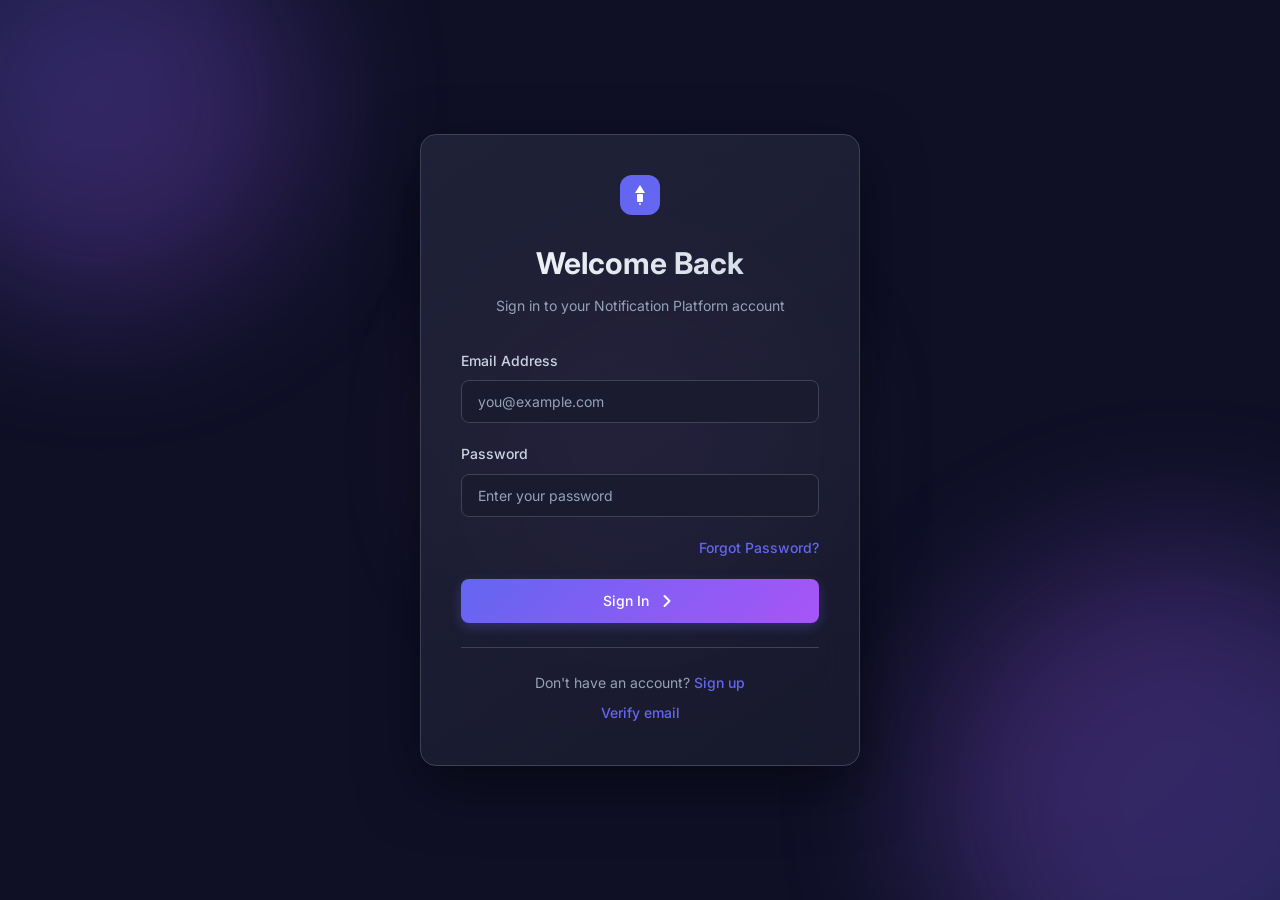
<file: frontend/index.html>
<!DOCTYPE html>
<html lang="en">
<head>
    <meta charset="UTF-8">
    <meta name="viewport" content="width=device-width, initial-scale=1.0">
    <title>Notification Platform - Login</title>
    <link rel="preconnect" href="https://fonts.googleapis.com">
    <link rel="preconnect" href="https://fonts.gstatic.com" crossorigin>
    <link href="https://fonts.googleapis.com/css2?family=Inter:wght@300;400;500;600;700&display=swap" rel="stylesheet">
    <link rel="stylesheet" href="css/style.css">
</head>
<body class="auth-page">
    <div class="bg-animation">
        <div class="blob blob-1"></div>
        <div class="blob blob-2"></div>
        <div class="blob blob-3"></div>
    </div>
    
    <div class="auth-container">
        <div class="auth-card fade-in">
            <div class="auth-header">
                <div class="logo">
                    <svg width="40" height="40" viewBox="0 0 40 40" fill="none" xmlns="http://www.w3.org/2000/svg">
                        <rect width="40" height="40" rx="12" fill="url(#gradient)"/>
                        <path d="M20 10L25 18H15L20 10Z" fill="white"/>
                        <rect x="17" y="19" width="6" height="8" rx="1" fill="white"/>
                        <circle cx="20" cy="29" r="1" fill="white"/>
                        <defs>
                            <linearGradient id="gradient" x1="0" y1="0" x2="40" y2="40">
                                <stop stop-color="#6366f1"/>
                                <stop offset="1" stop-color="#a855f7"/>
                            </linearGradient>
                        </defs>
                    </svg>
                </div>
                <h1>Welcome Back</h1>
                <p>Sign in to your Notification Platform account</p>
            </div>
            
            <form id="loginForm" class="auth-form">
                <div class="form-group">
                    <label for="email">Email Address</label>
                    <input type="email" id="email" name="email" placeholder="you@example.com" required autocomplete="email">
                </div>
                
                <div class="form-group">
                    <label for="password">Password</label>
                    <input type="password" id="password" name="password" placeholder="Enter your password" required autocomplete="current-password">
                </div>
                
                <div class="form-row">
                    <a href="forgot-password.html" class="link">Forgot Password?</a>
                </div>
                
                <button type="submit" id="loginBtn" class="btn btn-primary btn-block">
                    <span>Sign In</span>
                    <svg width="20" height="20" viewBox="0 0 20 20" fill="none">
                        <path d="M7.5 15L12.5 10L7.5 5" stroke="currentColor" stroke-width="2" stroke-linecap="round" stroke-linejoin="round"/>
                    </svg>
                </button>
            </form>
            
            <div class="auth-footer">
                <p>Don't have an account? <a href="register.html" class="link">Sign up</a></p>
                <p style="margin-top: 0.5rem;"><a href="verify-email.html" class="link">Verify email</a></p>
            </div>
            
            <div id="errorMessage" class="alert alert-error" style="display: none;"></div>
        </div>
    </div>
    
    <script src="js/config.js"></script>
    <script src="js/auth.js"></script>
    <script>
        const loginForm = document.getElementById('loginForm');
        const loginButton = document.getElementById('loginBtn');
        const loginError = document.getElementById('errorMessage');

        // Portal pages redirect here when the session cookie is no longer valid.
        const loginParams = new URLSearchParams(window.location.search);
        const redirectReason = loginParams.get('reason');
        if (loginParams.get('expired') === '1' || redirectReason) {
            if (redirectReason === 'network') {
                showAlert(
                    loginError,
                    'error',
                    `Could not reach the API at ${API_BASE_URL}. Check that the backend is running and that this page's origin is allowed by CORS.`
                );
            } else {
                showAlert(loginError, 'info', 'Your session has expired. Please sign in again.');
                console.warn(
                    `[auth] Session check failed. Page origin: ${window.location.origin}, API: ${API_BASE_URL}. ` +
                    'Both must use the same hostname (localhost or 127.0.0.1) for the session cookie to be sent.'
                );
            }
        }

        loginForm.addEventListener('submit', async (e) => {
            e.preventDefault();
            const email = document.getElementById('email').value.trim();
            const password = document.getElementById('password').value;
            hideAlert(loginError);

            setFormBusy(loginForm, true);
            setButtonLoading(loginButton, true, 'Signing in…');

            try {
                const response = await fetch(`${API_BASE_URL}/api/auth/login`, {
                    method: 'POST',
                    headers: {
                        'Content-Type': 'application/json'
                    },
                    credentials: 'include',
                    body: JSON.stringify({ email, password })
                });

                if (response.ok) {
                    const user = await readJson(response);
                    if (user) {
                        localStorage.setItem(STORAGE_KEYS.user, JSON.stringify(user));
                    }
                    localStorage.setItem(STORAGE_KEYS.pendingEmail, email);
                    window.location.href = 'dashboard.html';
                    return;
                }

                const data = await readJson(response);
                const message = data?.message || 'Login failed';

                if (response.status === 403) {
                    // Unverified account: point the user at the OTP verification page.
                    showAlert(loginError, 'error', `${message} `);
                    const verifyLink = document.createElement('a');
                    verifyLink.className = 'link';
                    verifyLink.href = `verify-email.html?email=${encodeURIComponent(email)}`;
                    verifyLink.textContent = 'Verify your email →';
                    loginError.append(verifyLink);
                    localStorage.setItem(STORAGE_KEYS.pendingEmail, email);
                } else {
                    showAlert(loginError, 'error', message);
                }
            } catch (error) {
                showAlert(loginError, 'error', 'Unable to reach the server. Please make sure the backend is running and try again.');
            } finally {
                setButtonLoading(loginButton, false);
                setFormBusy(loginForm, false);
            }
        });
    </script>
</body>
</html>
</file>
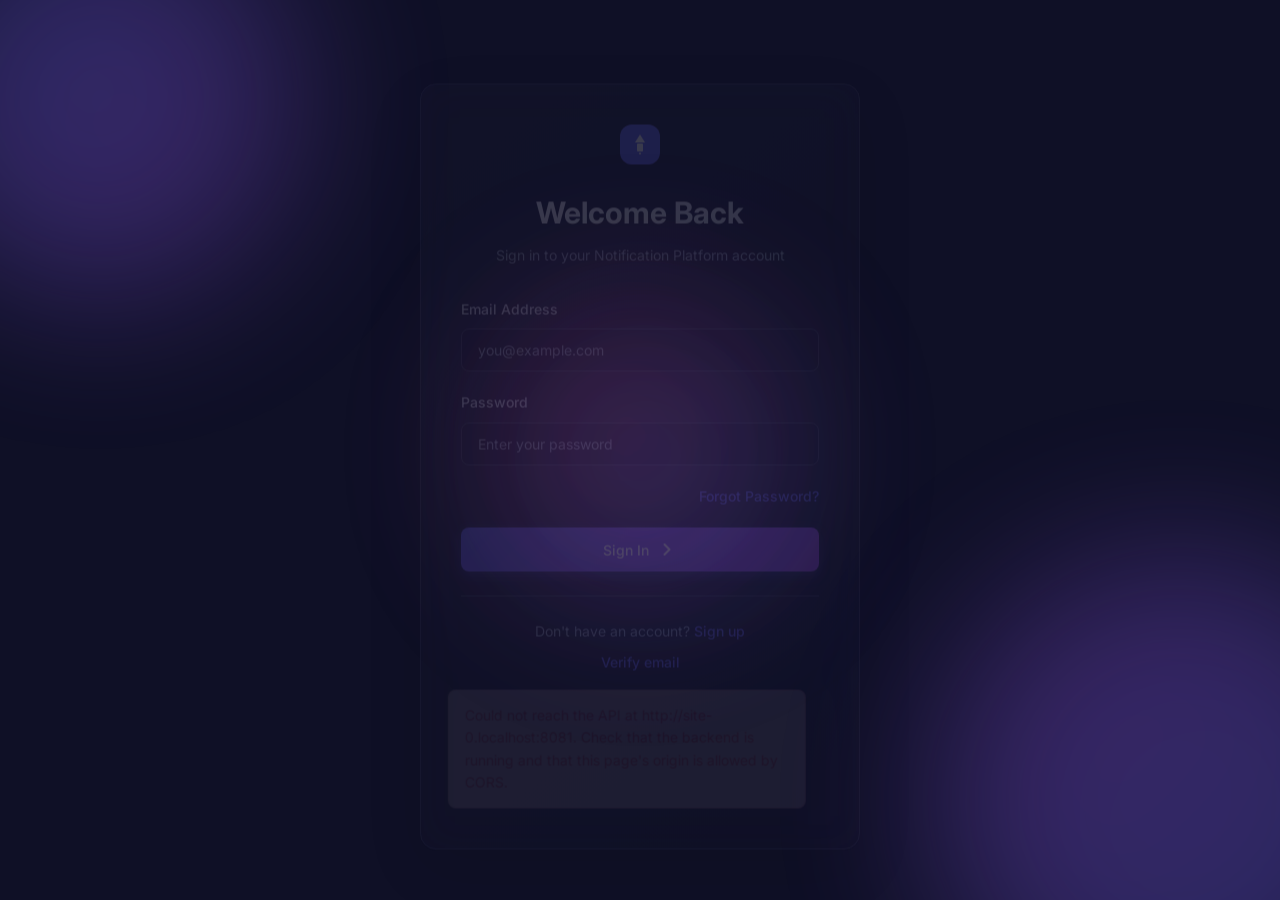
<file: frontend/api-keys.html>
<!DOCTYPE html>
<html lang="en">
<head>
    <meta charset="UTF-8">
    <meta name="viewport" content="width=device-width, initial-scale=1.0">
    <title>API Keys · Notification Platform</title>
    <link rel="preconnect" href="https://fonts.googleapis.com">
    <link rel="preconnect" href="https://fonts.gstatic.com" crossorigin>
    <link href="https://fonts.googleapis.com/css2?family=Inter:wght@300;400;500;600;700&display=swap" rel="stylesheet">
    <link rel="stylesheet" href="css/style.css">
    <link rel="stylesheet" href="css/portal.css">
</head>
<body class="portal" data-page="api-keys">
    <div id="pageLoading" class="page-loading">
        <span class="spinner spinner-lg" aria-hidden="true"></span>
        <p>Checking your session…</p>
    </div>

    <main class="app-main">
        <div class="page-head">
            <div>
                <h1>API Keys</h1>
                <p>
                    One credential is kept per account. The full secret is displayed once, at creation or
                    rotation, and is never stored in the browser.
                </p>
            </div>
            <div class="spacer"></div>
            <div class="page-head-actions">
                <a class="btn btn-ghost" href="docs.html#authentication">Authentication guide</a>
                <button class="btn btn-primary" type="button" id="headCreateBtn" hidden>Create API key</button>
            </div>
        </div>

        <div id="keyAlert" class="portal-alert" role="status" hidden></div>

        <section class="panel" aria-label="Current API key">
            <div class="panel-head">
                <h2>Credential</h2>
                <span class="spacer"></span>
                <span class="chart-hint">Stored as a SHA-256 hash</span>
            </div>
            <div id="keyCard" aria-busy="true">
                <div class="key-card">
                    <div class="key-identity">
                        <div class="skeleton" style="width:38px;height:38px;border-radius:10px"></div>
                        <div style="flex:1">
                            <div class="skeleton" style="height:13px;width:35%"></div>
                            <div class="skeleton" style="height:11px;width:22%;margin-top:8px"></div>
                        </div>
                    </div>
                </div>
            </div>
        </section>

        <section class="panel" aria-label="Key security">
            <div class="panel-head"><h2>How this key is protected</h2></div>
            <div class="panel-body">
                <ul class="check-list">
                    <li>Secrets are generated with a cryptographically secure random number generator on the server.</li>
                    <li>Only a SHA-256 hash and a non-secret prefix are stored. The raw key cannot be recovered from the database.</li>
                    <li>The key is scoped to the signed-in account; it cannot read another tenant's notifications.</li>
                    <li>Revoking a key immediately makes authenticated API calls fail with <code class="inline">401</code>.</li>
                    <li>Use the key from a trusted backend only — never in public browser code or mobile apps.</li>
                </ul>
            </div>
            <div class="panel-note">
                This portal keeps the secret in memory only while the reveal dialog is open. Nothing is written to
                local storage, session storage, cookies or logs.
            </div>
        </section>
    </main>

    <!-- Create key -->
    <div class="overlay" id="createModal" hidden>
        <div class="modal" role="dialog" aria-modal="true" aria-labelledby="createTitle">
            <div class="modal-head">
                <h2 id="createTitle">Create API key</h2>
                <button class="close" type="button" data-close aria-label="Close">×</button>
            </div>
            <form id="createForm">
                <div class="modal-body">
                    <div class="field">
                        <label for="keyName">Key name</label>
                        <input class="input" id="keyName" name="name" maxlength="64"
                               placeholder="Production backend" autocomplete="off" required>
                        <span class="hint">A label to recognise this credential later.</span>
                    </div>
                    <div class="portal-alert info">
                        The full secret appears once. Copy it into your secret manager before closing the next dialog.
                    </div>
                </div>
                <div class="modal-foot">
                    <button class="btn btn-ghost" type="button" data-close>Cancel</button>
                    <button class="btn btn-primary" type="submit" id="createSubmit">Create key</button>
                </div>
            </form>
        </div>
    </div>

    <!-- One-time secret -->
    <div class="overlay" id="secretModal" hidden>
        <div class="modal" role="dialog" aria-modal="true" aria-labelledby="secretTitle">
            <div class="modal-head">
                <h2 id="secretTitle">API key created</h2>
                <button class="close" type="button" data-close aria-label="Close">×</button>
            </div>
            <div class="modal-body">
                <div class="portal-alert success">
                    Copy this key now. It will not be shown again and cannot be retrieved later.
                </div>
                <div class="secret-box">
                    <code id="secretValue"></code>
                    <button class="btn btn-secondary btn-sm" type="button" id="copySecret">Copy</button>
                </div>
                <p class="muted-note" id="secretMeta"></p>
                <p class="muted-note">
                    Store it in your backend environment variables or a secret manager. Do not paste it into
                    client-side JavaScript.
                </p>
            </div>
            <div class="modal-foot">
                <button class="btn btn-primary" type="button" data-close id="secretDone">I saved the key</button>
            </div>
        </div>
    </div>

    <!-- Confirmation -->
    <div class="overlay" id="confirmModal" hidden>
        <div class="modal" role="dialog" aria-modal="true" aria-labelledby="confirmTitle">
            <div class="modal-head">
                <h2 id="confirmTitle">Confirm</h2>
                <button class="close" type="button" data-close aria-label="Close">×</button>
            </div>
            <div class="modal-body" id="confirmBody"></div>
            <div class="modal-foot">
                <button class="btn btn-ghost" type="button" data-close>Cancel</button>
                <button class="btn btn-danger" type="button" id="confirmAction">Confirm</button>
            </div>
        </div>
    </div>

    <script src="js/config.js"></script>
    <script src="js/auth.js"></script>
    <script src="js/api.js"></script>
    <script src="js/shell.js"></script>
    <script src="js/api-keys.js"></script>
</body>
</html>
</file>
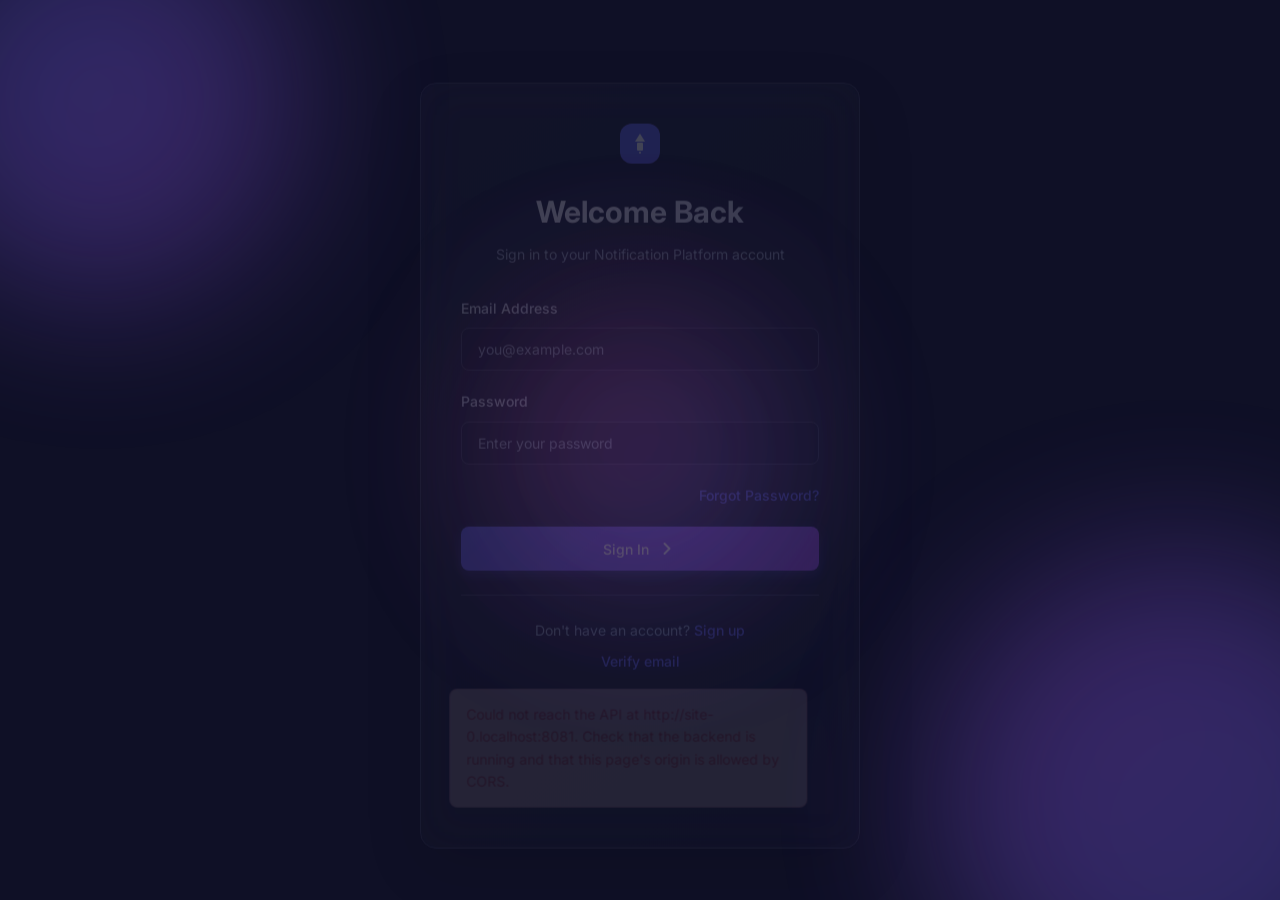
<file: frontend/api-testing.html>
<!DOCTYPE html>
<html lang="en">
<head>
    <meta charset="UTF-8">
    <meta name="viewport" content="width=device-width, initial-scale=1.0">
    <title>API Testing · Notification Platform</title>
    <link rel="preconnect" href="https://fonts.googleapis.com">
    <link rel="preconnect" href="https://fonts.gstatic.com" crossorigin>
    <link href="https://fonts.googleapis.com/css2?family=Inter:wght@300;400;500;600;700&display=swap" rel="stylesheet">
    <link rel="stylesheet" href="css/style.css">
    <link rel="stylesheet" href="css/portal.css">
    <link rel="stylesheet" href="css/playground.css">
</head>
<body class="portal pg-page" data-page="api-testing">
    <div id="pageLoading" class="page-loading">
        <span class="spinner spinner-lg" aria-hidden="true"></span>
        <p>Checking your session…</p>
    </div>

    <main class="app-main">
        <div class="page-head pg-head">
            <div>
                <span class="eyebrow">Playground</span>
                <h1>API Testing</h1>
                <p>Test your notification API endpoints directly from your developer workspace.</p>
            </div>
            <div class="spacer"></div>
            <div class="page-head-actions">
                <span class="live-pill"><span class="dot" aria-hidden="true"></span>Make real API requests using your API key.</span>
                <a class="btn btn-ghost" href="docs.html#create-a-notification">API reference</a>
            </div>
        </div>

        <form id="pgForm" class="pg-stack" novalidate autocomplete="off">
            <!-- ============ 1. Request configuration ============ -->
            <section class="panel" id="requestPanel" aria-labelledby="requestTitle">
                <div class="panel-head">
                    <h2 id="requestTitle">Request configuration</h2>
                    <span class="spacer"></span>
                    <span class="chart-hint">Requests go straight to the API from this browser</span>
                </div>
                <div class="panel-body">
                    <div class="field">
                        <label for="urlPreview">Request URL</label>
                        <div class="pg-urlbar">
                            <select class="method-select" id="methodSelect" aria-label="HTTP method">
                                <option value="POST" selected>POST</option>
                                <option value="GET">GET</option>
                            </select>
                            <input class="input mono" id="urlPreview" readonly
                                   aria-label="Full request URL" value="">
                            <button class="btn btn-secondary" type="button" id="copyUrlBtn">Copy</button>
                        </div>
                    </div>

                    <div class="pg-grid-2">
                        <div class="field">
                            <label for="baseUrlInput">API base URL</label>
                            <input class="input mono" id="baseUrlInput" spellcheck="false"
                                   placeholder="http://localhost:8081">
                            <span class="hint">Change this to point the playground at another environment.</span>
                        </div>
                        <div class="field">
                            <label for="pathInput">Endpoint</label>
                            <input class="input mono" id="pathInput" spellcheck="false"
                                   placeholder="/api/v1/notifications">
                            <span class="hint">Append a notification id to fetch a single record with GET.</span>
                        </div>
                    </div>

                    <div class="pg-grid-key">
                        <div class="field">
                            <div class="label-row">
                                <label for="apiKeyInput">API key</label>
                                <span class="tip" tabindex="0" role="note"
                                      aria-label="Keys are held in memory for this tab only. They are never written to storage, cookies or logs."
                                      data-tip="Held in memory for this tab only. Never written to browser storage, cookies or logs.">i</span>
                            </div>
                            <div class="key-input">
                                <input class="input" id="apiKeyInput" type="password" spellcheck="false"
                                       autocomplete="off" data-lpignore="true" placeholder="np_…"
                                       aria-describedby="keyHint">
                                <button class="key-toggle" type="button" id="toggleKeyBtn"
                                        aria-pressed="false">Show</button>
                            </div>
                            <span class="hint" id="keyHint">
                                Paste the secret from
                                <a href="api-keys.html">API Keys</a>. It is kept in memory and cleared when you leave the page.
                            </span>
                        </div>
                        <div class="field">
                            <label for="savedKeySelect">Saved credential</label>
                            <select class="select" id="savedKeySelect">
                                <option value="">Paste a key manually</option>
                            </select>
                            <span class="hint" id="savedKeyHint">Secrets cannot be retrieved after creation.</span>
                        </div>
                    </div>

                    <div class="auth-block">
                        <div class="auth-line">
                            <code><span class="tok">X-API-Key</span>: YOUR_API_KEY</code>
                            <span class="spacer"></span>
                            <button class="btn btn-ghost btn-sm" type="button" id="copyHeaderBtn">Copy header</button>
                        </div>
                        <p class="auth-note">
                            This API authenticates with <code class="inline">X-API-Key</code>.
                            <code class="inline">Authorization: Bearer YOUR_API_KEY</code> is accepted by CORS but ignored by
                            the authentication filter, so a Bearer-only request returns <code class="inline">401</code>.
                        </p>
                    </div>
                </div>
            </section>

            <!-- ============ 2. Notification configuration ============ -->
            <section class="panel" id="notificationPanel" aria-labelledby="notificationTitle">
                <div class="panel-head">
                    <h2 id="notificationTitle">Notification configuration</h2>
                    <span class="spacer"></span>
                    <button class="btn btn-ghost btn-sm" type="button" id="clearFormBtn">Clear form</button>
                </div>
                <div class="panel-body">
                    <div class="portal-alert info" id="methodNotice" hidden>
                        A <strong>GET</strong> request returns notification history and does not send a body, so the
                        fields below are disabled. Switch the method to <strong>POST</strong> to compose a notification.
                    </div>

                    <fieldset class="channel-set">
                        <legend>Notification channel</legend>
                        <div class="channel-grid">
                            <label class="channel-card">
                                <input type="radio" name="channel" value="EMAIL" checked>
                                <span class="channel-icon" aria-hidden="true">
                                    <svg width="17" height="17" viewBox="0 0 24 24" fill="none">
                                        <rect x="2.5" y="5" width="19" height="14" rx="2.5" stroke="currentColor" stroke-width="1.6"/>
                                        <path d="M3.5 7.5l8.5 5.5 8.5-5.5" stroke="currentColor" stroke-width="1.6" stroke-linecap="round"/>
                                    </svg>
                                </span>
                                <span class="channel-text">
                                    <span class="channel-title">EMAIL</span>
                                    <span class="channel-sub">Delivered through the configured SMTP server</span>
                                </span>
                                <span class="channel-radio" aria-hidden="true"></span>
                            </label>
                            <label class="channel-card">
                                <input type="radio" name="channel" value="SMS">
                                <span class="channel-icon" aria-hidden="true">
                                    <svg width="17" height="17" viewBox="0 0 24 24" fill="none">
                                        <rect x="6" y="2.5" width="12" height="19" rx="2.5" stroke="currentColor" stroke-width="1.6"/>
                                        <path d="M10.5 18.5h3" stroke="currentColor" stroke-width="1.6" stroke-linecap="round"/>
                                    </svg>
                                </span>
                                <span class="channel-text">
                                    <span class="channel-title">SMS</span>
                                    <span class="channel-sub">Accepted and stored; no SMS gateway is configured</span>
                                </span>
                                <span class="channel-radio" aria-hidden="true"></span>
                            </label>
                        </div>
                    </fieldset>

                    <div class="pg-grid-2" id="emailFields">
                        <div class="field">
                            <label for="recipientEmail">Recipient email address</label>
                            <input class="input" id="recipientEmail" type="email" inputmode="email"
                                   placeholder="customer@example.com" spellcheck="false">
                            <span class="hint">Stored as the notification recipient.</span>
                        </div>
                        <div class="field">
                            <div class="label-row">
                                <label for="subjectInput">Subject</label>
                                <span class="tip" tabindex="0" role="note"
                                      aria-label="The create endpoint has no subject field. The value is added to the payload object. The email channel currently sends a fixed subject line."
                                      data-tip="The create endpoint has no subject field. The value is added to the payload object. The email channel currently sends a fixed subject line.">i</span>
                            </div>
                            <input class="input" id="subjectInput" placeholder="Order confirmation">
                            <span class="hint">Added to <code class="inline">payload.subject</code>; the email channel still sends a fixed subject.</span>
                        </div>
                    </div>

                    <div class="pg-grid-2" id="smsFields" hidden>
                        <div class="field">
                            <label for="recipientPhone">Recipient phone number</label>
                            <input class="input" id="recipientPhone" type="tel" inputmode="tel"
                                   placeholder="+919876543210" spellcheck="false">
                            <span class="hint">Include the country code. The backend validates length only.</span>
                        </div>
                    </div>

                    <div class="field">
                        <label for="messageInput">Message body</label>
                        <textarea class="textarea" id="messageInput" rows="4" maxlength="10000"
                                  placeholder="Your order has been confirmed…"></textarea>
                        <div class="field-foot">
                            <span class="hint">Plain text, up to 10,000 characters.</span>
                            <span class="char-count" id="messageCount">0 / 10000</span>
                        </div>
                    </div>

                    <!-- Advanced options -->
                    <div class="pg-advanced" id="advancedSection">
                        <button class="adv-toggle" type="button" id="advancedToggle"
                                aria-expanded="false" aria-controls="advancedBody">
                            <span class="chev" aria-hidden="true">
                                <svg width="12" height="12" viewBox="0 0 24 24" fill="none">
                                    <path d="M9 5l7 7-7 7" stroke="currentColor" stroke-width="2.2" stroke-linecap="round" stroke-linejoin="round"/>
                                </svg>
                            </span>
                            Advanced options
                            <span class="adv-summary" id="advancedSummary"></span>
                        </button>

                        <div class="adv-body" id="advancedBody" hidden>
                            <div class="field">
                                <div class="label-row">
                                    <label for="idempotencyInput">Idempotency key</label>
                                    <span class="tip" tabindex="0" role="note"
                                          aria-label="The server hashes this key with the request body and remembers the pair for five minutes. Replaying the same key and body returns the original notification instead of creating a new one."
                                          data-tip="Remembered for 5 minutes with the request body. Same key + same body returns the original notification; a different body returns 409.">i</span>
                                </div>
                                <div class="inline-controls">
                                    <input class="input mono" id="idempotencyInput" maxlength="200"
                                           placeholder="order-1042-email" spellcheck="false">
                                    <button class="btn btn-secondary" type="button" id="generateIdemBtn">Generate</button>
                                </div>
                                <span class="hint">Required. Reuse it when retrying the same logical request.</span>
                            </div>

                            <div class="switch-row">
                                <div>
                                    <div class="switch-label">
                                        Scheduled delivery
                                        <span class="tip" tabindex="0" role="note"
                                              aria-label="The scheduler only picks up notifications whose scheduled time has passed. Times in the past are rejected."
                                              data-tip="The worker only processes the notification once this time has passed. Past times are rejected.">i</span>
                                    </div>
                                    <span class="hint">Hold the notification until a future date and time.</span>
                                </div>
                                <label class="switch">
                                    <input type="checkbox" id="scheduleToggle">
                                    <span class="switch-track" aria-hidden="true"></span>
                                    <span class="sr-only">Enable scheduled delivery</span>
                                </label>
                            </div>

                            <div class="field" id="scheduleField" hidden>
                                <label for="scheduleAt">Scheduled date and time</label>
                                <input class="input" id="scheduleAt" type="datetime-local">
                                <span class="hint">Interpreted in your local timezone and sent as an ISO-8601 instant.</span>
                            </div>

                            <div class="field">
                                <div class="label-row">
                                    <label for="payloadInput">JSON payload (optional)</label>
                                    <span class="json-status" id="payloadStatus"></span>
                                </div>
                                <textarea class="textarea" id="payloadInput" rows="5" spellcheck="false"
                                          placeholder='{"orderId": 1042}'></textarea>
                                <span class="hint">
                                    Sent as the <code class="inline">payload</code> string field — not as a nested request
                                    object. Must be valid JSON.
                                </span>
                            </div>
                        </div>
                    </div>

                    <div class="portal-alert error" id="formAlert" role="alert" hidden></div>

                    <div class="pg-send">
                        <button class="btn btn-gradient" type="submit" id="sendBtn">
                            <svg width="15" height="15" viewBox="0 0 24 24" fill="none" aria-hidden="true">
                                <path d="M21 3L10.5 13.5M21 3l-6.5 18-4-7.5L3 9.5 21 3z" stroke="currentColor"
                                      stroke-width="1.7" stroke-linecap="round" stroke-linejoin="round"/>
                            </svg>
                            <span id="sendBtnLabel">Send API Request</span>
                        </button>
                        <span class="send-note" id="sendNote"></span>
                    </div>
                </div>
            </section>
        </form>

        <!-- ============ 3. Response ============ -->
        <section class="panel" id="responsePanel" aria-labelledby="responseTitle">
            <div class="panel-head">
                <h2 id="responseTitle">Response</h2>
                <span class="spacer"></span>
                <div class="resp-meta" id="respMeta" hidden>
                    <span class="status-pill" id="respStatus"></span>
                    <span class="resp-chip" id="respDuration"></span>
                    <span class="resp-chip" id="respTime"></span>
                </div>
                <button class="btn btn-ghost btn-sm" type="button" id="copyResponseBtn" disabled>Copy response</button>
            </div>
            <div class="panel-body" id="responseBody">
                <div class="empty">
                    <svg width="34" height="34" viewBox="0 0 24 24" fill="none" aria-hidden="true">
                        <path d="M4 17V7a2 2 0 012-2h9l5 5v7a2 2 0 01-2 2H6a2 2 0 01-2-2z" stroke="currentColor" stroke-width="1.4"/>
                        <path d="M14 5v5h5M8.5 13.5l2 2 4-4.5" stroke="currentColor" stroke-width="1.4" stroke-linecap="round" stroke-linejoin="round"/>
                    </svg>
                    <h3>No request sent yet</h3>
                    <p>Formatted JSON response appears here after submission. Configure a request above and press
                        <strong>Send API Request</strong>.</p>
                </div>
            </div>
        </section>
        <p class="sr-only" id="responseLive" role="status" aria-live="polite"></p>

        <!-- ============ 4. Request history ============ -->
        <section class="panel" aria-labelledby="historyTitle">
            <div class="panel-head">
                <h2 id="historyTitle">Request history</h2>
                <span class="spacer"></span>
                <span class="chart-hint" id="historySummary">No requests yet</span>
                <button class="btn btn-ghost btn-sm" type="button" id="clearHistoryBtn" disabled>Clear history</button>
            </div>
            <div class="table-wrap">
                <table class="data">
                    <thead>
                        <tr>
                            <th scope="col">Method</th>
                            <th scope="col">Endpoint</th>
                            <th scope="col">Channel</th>
                            <th scope="col">Status</th>
                            <th scope="col">Executed</th>
                        </tr>
                    </thead>
                    <tbody id="historyBody">
                        <tr class="empty-row">
                            <td colspan="5">
                                <div class="empty">
                                    <svg width="32" height="32" viewBox="0 0 24 24" fill="none" aria-hidden="true">
                                        <circle cx="12" cy="12" r="8.5" stroke="currentColor" stroke-width="1.4"/>
                                        <path d="M12 7.5V12l3 2" stroke="currentColor" stroke-width="1.4" stroke-linecap="round"/>
                                    </svg>
                                    <h3>No requests in this session</h3>
                                    <p>Every request you send appears here. Selecting a row restores its configuration
                                        and response — API keys are never stored, so you will re-enter the secret.</p>
                                </div>
                            </td>
                        </tr>
                    </tbody>
                </table>
            </div>
            <div class="panel-note">
                History is kept in this tab's memory only and disappears on reload. API keys and message content are
                never written to browser storage.
            </div>
        </section>
    </main>

    <script src="js/config.js"></script>
    <script src="js/auth.js"></script>
    <script src="js/api.js"></script>
    <script src="js/shell.js"></script>
    <script src="js/api-testing.js"></script>
</body>
</html>
</file>
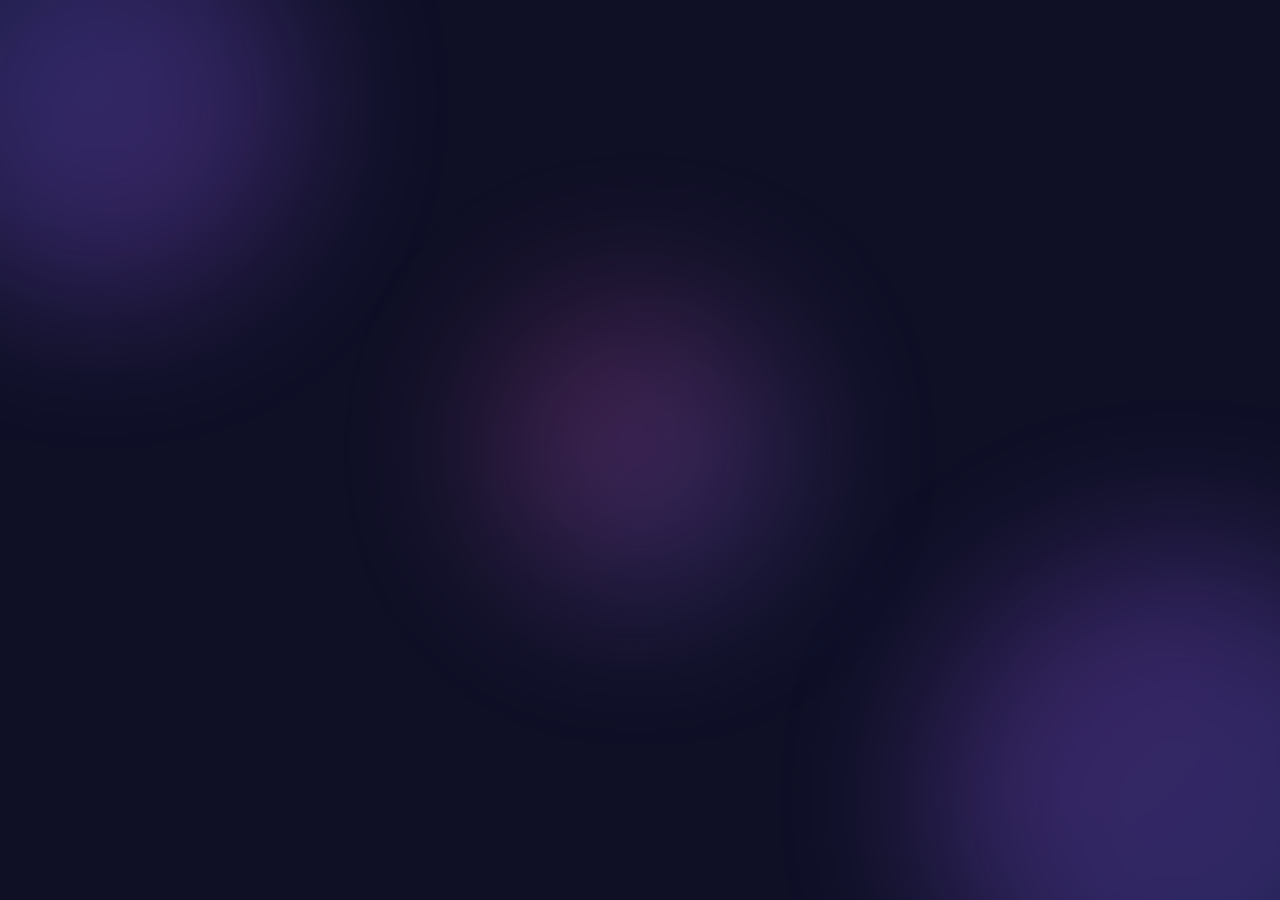
<file: frontend/change-password.html>
<!DOCTYPE html>
<html lang="en">
<head>
    <meta charset="UTF-8">
    <meta name="viewport" content="width=device-width, initial-scale=1.0">
    <title>Notification Platform - Change Password</title>
    <link rel="preconnect" href="https://fonts.googleapis.com">
    <link rel="preconnect" href="https://fonts.gstatic.com" crossorigin>
    <link href="https://fonts.googleapis.com/css2?family=Inter:wght@300;400;500;600;700&display=swap" rel="stylesheet">
    <link rel="stylesheet" href="css/style.css">
</head>
<body class="auth-page">
    <div id="pageLoading" class="page-loading">
        <span class="spinner spinner-lg" aria-hidden="true"></span>
        <p>Checking your session…</p>
    </div>

    <div class="bg-animation">
        <div class="blob blob-1"></div>
        <div class="blob blob-2"></div>
        <div class="blob blob-3"></div>
    </div>
    
    <div class="auth-container">
        <div class="auth-card fade-in">
            <div class="auth-header">
                <div class="logo">
                    <svg width="40" height="40" viewBox="0 0 40 40" fill="none" xmlns="http://www.w3.org/2000/svg">
                        <rect width="40" height="40" rx="12" fill="url(#gradient)"/>
                        <path d="M20 10L25 18H15L20 10Z" fill="white"/>
                        <rect x="17" y="19" width="6" height="8" rx="1" fill="white"/>
                        <circle cx="20" cy="29" r="1" fill="white"/>
                        <defs>
                            <linearGradient id="gradient" x1="0" y1="0" x2="40" y2="40">
                                <stop stop-color="#6366f1"/>
                                <stop offset="1" stop-color="#a855f7"/>
                            </linearGradient>
                        </defs>
                    </svg>
                </div>
                <h1>Change Password</h1>
                <p>Update your password to keep your account secure</p>
            </div>
            
            <form id="changePasswordForm" class="auth-form">
                <div class="form-group">
                    <label for="currentPassword">Current Password</label>
                    <input type="password" id="currentPassword" name="currentPassword" placeholder="Enter current password" required autocomplete="current-password">
                </div>
                
                <div class="form-group">
                    <label for="newPassword">New Password</label>
                    <input type="password" id="newPassword" name="newPassword" placeholder="Enter new password (min 8 chars)" required autocomplete="new-password">
                </div>
                
                <div class="form-group">
                    <label for="confirmPassword">Confirm New Password</label>
                    <input type="password" id="confirmPassword" name="confirmPassword" placeholder="Confirm new password" required autocomplete="new-password">
                </div>
                
                <button type="submit" id="changePasswordBtn" class="btn btn-primary btn-block">
                    <span>Update Password</span>
                    <svg width="20" height="20" viewBox="0 0 20 20" fill="none">
                        <path d="M16.667 5L7.5 14.167 3.333 10" stroke="currentColor" stroke-width="2" stroke-linecap="round" stroke-linejoin="round"/>
                    </svg>
                </button>
            </form>
            
            <div class="auth-footer">
                <p><a href="dashboard.html" class="link">← Back to Dashboard</a></p>
            </div>
            
            <div id="errorMessage" class="alert alert-error" style="display: none;"></div>
            <div id="successMessage" class="alert alert-success" style="display: none;"></div>
        </div>
    </div>
    
    <script src="js/config.js"></script>
    <script src="js/auth.js"></script>
    <script>
        const changeForm = document.getElementById('changePasswordForm');
        const changeButton = document.getElementById('changePasswordBtn');
        const changeError = document.getElementById('errorMessage');
        const changeSuccess = document.getElementById('successMessage');

        document.addEventListener('DOMContentLoaded', async () => {
            const authenticated = await requireAuth('index.html?expired=1');
            if (authenticated) {
                setPageLoading(false);
            }
        });

        changeForm.addEventListener('submit', async (e) => {
            e.preventDefault();
            const currentPassword = document.getElementById('currentPassword').value;
            const newPassword = document.getElementById('newPassword').value;
            const confirmPassword = document.getElementById('confirmPassword').value;
            hideAlert(changeError);
            hideAlert(changeSuccess);

            if (newPassword !== confirmPassword) {
                showAlert(changeError, 'error', 'New passwords do not match');
                return;
            }

            if (newPassword.length < 8) {
                showAlert(changeError, 'error', 'Password must be at least 8 characters');
                return;
            }

            setFormBusy(changeForm, true);
            setButtonLoading(changeButton, true, 'Updating…');

            try {
                // This endpoint is CSRF protected, so use authFetch (adds X-XSRF-TOKEN).
                const response = await authFetch(`${API_BASE_URL}/api/users/me/password`, {
                    method: 'PUT',
                    headers: {
                        'Content-Type': 'application/json'
                    },
                    body: JSON.stringify({ currentPassword, newPassword })
                });

                if (response.status === 204) {
                    showAlert(changeSuccess, 'success', 'Password updated successfully! Redirecting to dashboard…');
                    changeForm.reset();
                    setTimeout(() => {
                        window.location.href = 'dashboard.html';
                    }, 1400);
                    return;
                }

                const data = await readJson(response);
                const message = data?.message || 'Failed to change password';

                if (response.status === 401 && !message.toLowerCase().includes('current password')) {
                    showAlert(changeError, 'error', 'Your session has expired. Redirecting to sign in…');
                    setTimeout(() => {
                        window.location.href = 'index.html?expired=1';
                    }, 1400);
                } else {
                    showAlert(changeError, 'error', message);
                }
            } catch (error) {
                showAlert(changeError, 'error', 'Unable to reach the server. Please try again.');
            } finally {
                setButtonLoading(changeButton, false);
                setFormBusy(changeForm, false);
            }
        });
    </script>
</body>
</html>
</file>
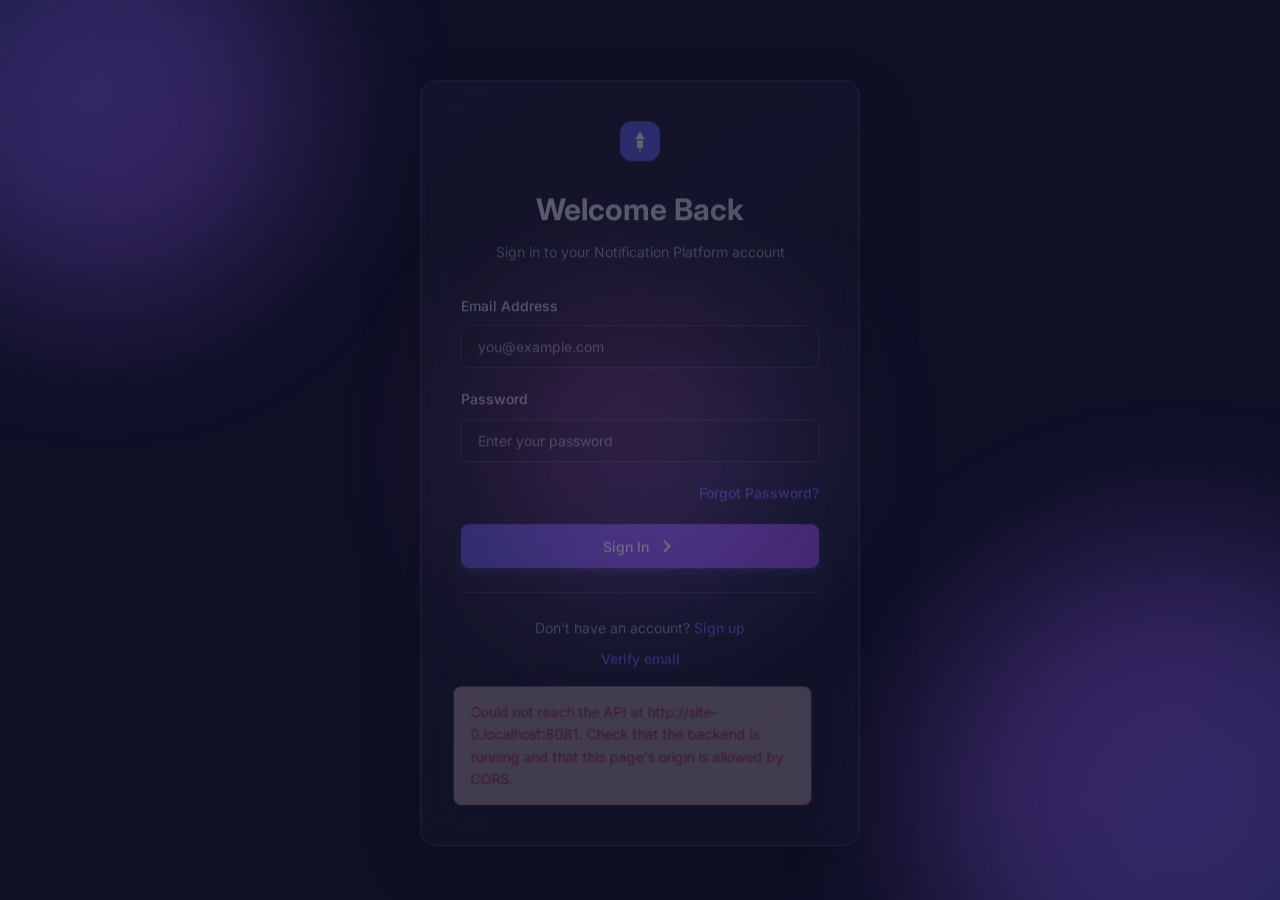
<file: frontend/dashboard.html>
<!DOCTYPE html>
<html lang="en">
<head>
    <meta charset="UTF-8">
    <meta name="viewport" content="width=device-width, initial-scale=1.0">
    <title>Dashboard · Notification Platform</title>
    <link rel="preconnect" href="https://fonts.googleapis.com">
    <link rel="preconnect" href="https://fonts.gstatic.com" crossorigin>
    <link href="https://fonts.googleapis.com/css2?family=Inter:wght@300;400;500;600;700&display=swap" rel="stylesheet">
    <link rel="stylesheet" href="css/style.css">
    <link rel="stylesheet" href="css/portal.css">
</head>
<body class="portal" data-page="dashboard">
    <div id="pageLoading" class="page-loading">
        <span class="spinner spinner-lg" aria-hidden="true"></span>
        <p>Checking your session…</p>
    </div>

    <main class="app-main">
        <div class="page-head">
            <div>
                <h1>Dashboard</h1>
                <p>Notification activity accepted by this workspace. Analytics are scoped to your account.</p>
            </div>
            <div class="spacer"></div>
            <div class="page-head-actions">
                <div class="segmented" role="group" aria-label="Time range">
                    <button type="button" data-range="24h" aria-pressed="false">24h</button>
                    <button type="button" data-range="7d" aria-pressed="true">7d</button>
                    <button type="button" data-range="30d" aria-pressed="false">30d</button>
                </div>
                <a class="btn btn-primary" href="docs.html#create-a-notification">
                    Send a test notification
                </a>
            </div>
        </div>

        <div id="dashAlert" class="portal-alert error" role="alert" hidden></div>
        <div id="providerNote" class="portal-alert info" hidden></div>

        <section class="metric-grid" id="metricGrid" aria-label="Summary metrics" aria-busy="true">
            <div class="metric"><div class="skeleton" style="height:9px;width:55%"></div><div class="skeleton" style="height:26px;width:38%;margin-top:11px"></div></div>
            <div class="metric"><div class="skeleton" style="height:9px;width:55%"></div><div class="skeleton" style="height:26px;width:38%;margin-top:11px"></div></div>
            <div class="metric"><div class="skeleton" style="height:9px;width:55%"></div><div class="skeleton" style="height:26px;width:38%;margin-top:11px"></div></div>
            <div class="metric"><div class="skeleton" style="height:9px;width:55%"></div><div class="skeleton" style="height:26px;width:38%;margin-top:11px"></div></div>
            <div class="metric"><div class="skeleton" style="height:9px;width:55%"></div><div class="skeleton" style="height:26px;width:38%;margin-top:11px"></div></div>
            <div class="metric"><div class="skeleton" style="height:9px;width:55%"></div><div class="skeleton" style="height:26px;width:38%;margin-top:11px"></div></div>
        </section>

        <section class="chart-grid">
            <div class="panel">
                <div class="panel-head">
                    <h2>Notification volume</h2>
                    <span class="spacer"></span>
                    <span class="chart-hint" id="volumeHint">Loading…</span>
                </div>
                <div class="panel-body">
                    <div id="volumeChart" aria-busy="true">
                        <div class="chart-empty"><span class="skeleton" style="height:150px;width:100%"></span></div>
                    </div>
                    <div class="legend" id="volumeLegend"></div>
                </div>
                <div class="panel-note">
                    “Provider accepted” (SENT) means the provider took the message. This backend does not
                    receive delivery receipts, so confirmed delivery is not reported anywhere in the portal.
                </div>
            </div>

            <div class="panel">
                <div class="panel-head"><h2>Status distribution</h2></div>
                <div class="panel-body">
                    <div id="statusChart" aria-busy="true">
                        <div class="chart-empty"><span class="skeleton" style="height:150px;width:100%"></span></div>
                    </div>
                </div>
            </div>
        </section>

        <section class="chart-grid-secondary">
            <div class="panel">
                <div class="panel-head"><h2>Volume by channel</h2></div>
                <div class="panel-body">
                    <div id="channelChart" aria-busy="true">
                        <div class="chart-empty"><span class="skeleton" style="height:120px;width:100%"></span></div>
                    </div>
                </div>
            </div>

            <div class="panel">
                <div class="panel-head">
                    <h2>Failures over time</h2>
                    <span class="spacer"></span>
                    <span class="chart-hint">FAILED + provider not configured</span>
                </div>
                <div class="panel-body">
                    <div id="failureChart" aria-busy="true">
                        <div class="chart-empty"><span class="skeleton" style="height:120px;width:100%"></span></div>
                    </div>
                </div>
            </div>
        </section>

        <!-- Enabled when /api/dashboard/usage exists. Hidden by default so no metric is invented. -->
        <section class="panel" id="apiUsagePanel" hidden aria-label="API usage">
            <div class="panel-head"><h2>API usage</h2></div>
            <div class="panel-body">
                <p class="muted-note">
                    Request-count tracking is not enabled on this backend. Only notification outcomes are recorded.
                </p>
            </div>
        </section>

        <section class="panel" aria-label="Notification history">
            <div class="panel-head">
                <h2>Recent notifications</h2>
                <span class="spacer"></span>
                <span class="chart-hint" id="tableSummary"></span>
            </div>

            <div class="panel-body" style="padding-bottom:14px">
                <div class="filter-bar" role="search">
                    <input class="input grow" id="filterSearch" type="search" placeholder="Search recipient"
                           aria-label="Search by recipient" autocomplete="off">
                    <select class="select" id="filterStatus" aria-label="Filter by status">
                        <option value="">All statuses</option>
                        <option value="PENDING">Pending</option>
                        <option value="PROCESSING">Processing</option>
                        <option value="RETRYING">Retrying</option>
                        <option value="SENT">Provider accepted</option>
                        <option value="FAILED">Failed</option>
                        <option value="CLOSED">Closed</option>
                        <option value="PROVIDER_NOT_CONFIGURED">Provider not configured</option>
                    </select>
                    <select class="select" id="filterChannel" aria-label="Filter by channel">
                        <option value="">All channels</option>
                        <option value="EMAIL">Email</option>
                        <option value="SMS">SMS</option>
                    </select>
                    <input class="input" id="filterFrom" type="date" aria-label="Created from date">
                    <input class="input" id="filterTo" type="date" aria-label="Created to date">
                    <button class="btn btn-ghost btn-sm" type="button" id="resetFilters">Reset</button>
                </div>
            </div>

            <div class="table-wrap">
                <table class="data">
                    <thead>
                        <tr>
                            <th scope="col">ID</th>
                            <th scope="col">Channel</th>
                            <th scope="col">Recipient</th>
                            <th scope="col">Status</th>
                            <th scope="col">Created</th>
                            <th scope="col">Scheduled</th>
                            <th scope="col">Last updated</th>
                        </tr>
                    </thead>
                    <tbody id="notifBody" aria-busy="true">
                        <tr><td colspan="7"><div class="skeleton skeleton-row"></div></td></tr>
                        <tr><td colspan="7"><div class="skeleton skeleton-row"></div></td></tr>
                        <tr><td colspan="7"><div class="skeleton skeleton-row"></div></td></tr>
                        <tr><td colspan="7"><div class="skeleton skeleton-row"></div></td></tr>
                        <tr><td colspan="7"><div class="skeleton skeleton-row"></div></td></tr>
                    </tbody>
                </table>
            </div>

            <div class="pager">
                <span id="pagerInfo">Loading…</span>
                <div class="pager-buttons">
                    <button class="btn btn-ghost btn-sm" type="button" id="prevPage" disabled>Previous</button>
                    <button class="btn btn-ghost btn-sm" type="button" id="nextPage" disabled>Next</button>
                </div>
            </div>
        </section>
    </main>

    <div class="drawer-backdrop" id="drawerBackdrop" hidden></div>
    <aside class="drawer" id="detailDrawer" role="dialog" aria-modal="true" aria-labelledby="detailTitle" hidden>
        <div class="drawer-head">
            <div>
                <h2 id="detailTitle">Notification</h2>
                <p class="drawer-sub" id="detailSub"></p>
            </div>
            <span class="spacer"></span>
            <button class="btn btn-ghost btn-sm" type="button" id="detailClose" aria-label="Close notification details">✕</button>
        </div>
        <div class="drawer-body" id="detailBody"></div>
    </aside>

    <script src="js/config.js"></script>
    <script src="js/auth.js"></script>
    <script src="js/api.js"></script>
    <script src="js/shell.js"></script>
    <script src="js/charts.js"></script>
    <script src="js/dashboard.js"></script>
</body>
</html>
</file>
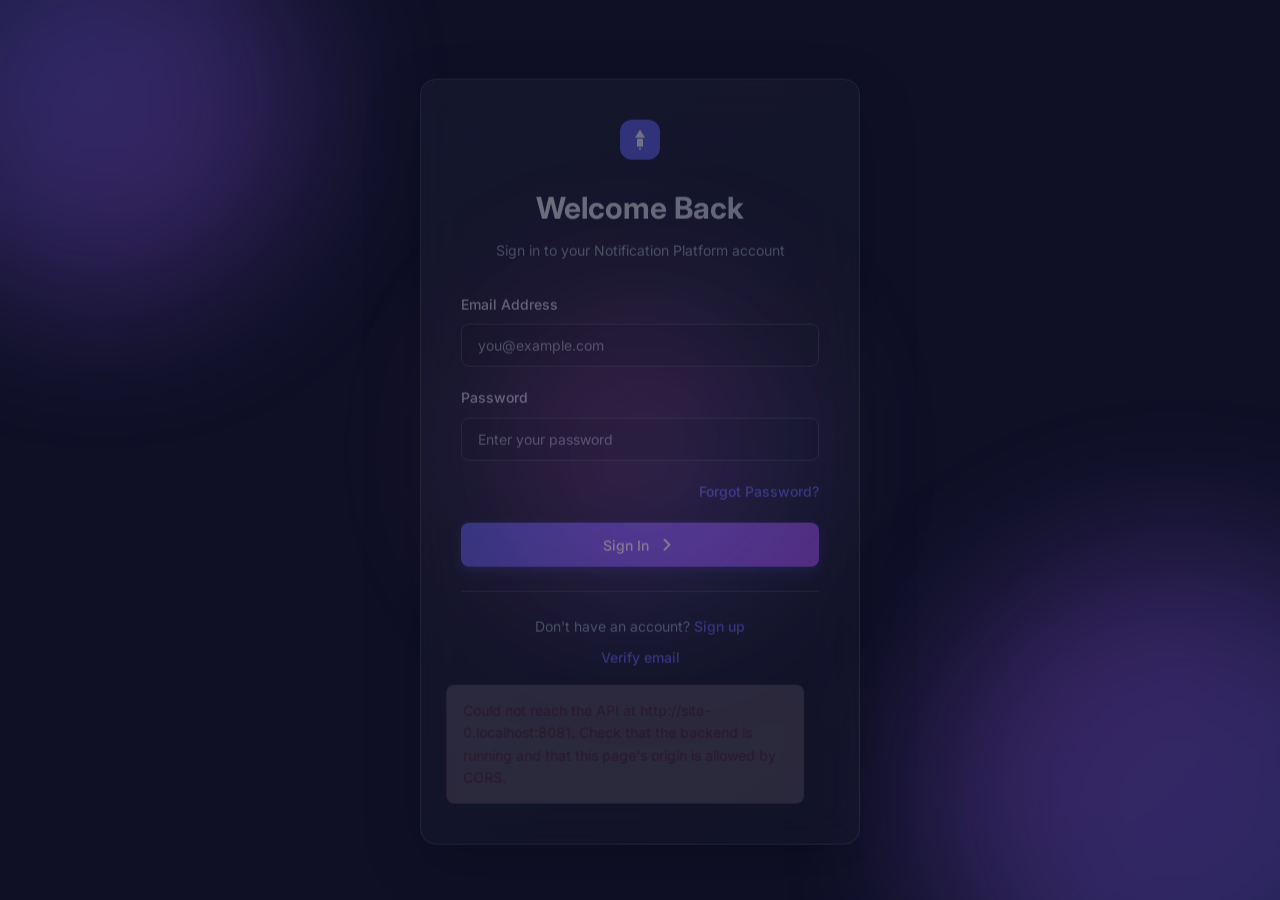
<file: frontend/docs.html>
<!DOCTYPE html>
<html lang="en">
<head>
    <meta charset="UTF-8">
    <meta name="viewport" content="width=device-width, initial-scale=1.0">
    <title>Documentation · Notification Platform</title>
    <link rel="preconnect" href="https://fonts.googleapis.com">
    <link rel="preconnect" href="https://fonts.gstatic.com" crossorigin>
    <link href="https://fonts.googleapis.com/css2?family=Inter:wght@300;400;500;600;700&display=swap" rel="stylesheet">
    <link rel="stylesheet" href="css/style.css">
    <link rel="stylesheet" href="css/portal.css">
</head>
<body class="portal" data-page="docs">
    <div id="pageLoading" class="page-loading">
        <span class="spinner spinner-lg" aria-hidden="true"></span>
        <p>Checking your session…</p>
    </div>

    <main class="app-main">
        <div class="page-head">
            <div>
                <h1>Documentation</h1>
                <p>
                    Integrate the notification API from your backend. Every example below matches the
                    controllers and DTOs in this repository.
                </p>
            </div>
            <div class="spacer"></div>
            <div class="page-head-actions">
                <a class="btn btn-ghost" href="api-keys.html">Manage API keys</a>
                <a class="btn btn-primary" href="#create-a-notification">Try it</a>
            </div>
        </div>

        <div class="docs-layout">
            <nav class="docs-toc" aria-label="On this page">
                <h2>On this page</h2>
                <a href="#getting-started">Getting started</a>
                <a href="#authentication">Authentication</a>
                <a href="#create-a-notification">Create a notification</a>
                <a href="#idempotency">Idempotency</a>
                <a href="#scheduling">Scheduling</a>
                <a href="#check-status">Check status</a>
                <a href="#list-history">List history</a>
                <a href="#errors">Error handling</a>
                <a href="#rate-limits">Rate limits &amp; quotas</a>
                <a href="#channels">Email &amp; SMS</a>
                <a href="#key-security">API key security</a>
                <a href="#portal-endpoints">Portal endpoints</a>
                <a href="#troubleshooting">Troubleshooting</a>
            </nav>

            <div class="docs-content">
                <section id="getting-started">
                    <h2>Getting started</h2>
                    <p>
                        The API is a JSON/HTTPS service. Requests are authenticated with an API key created in
                        <a href="api-keys.html">API Keys</a>. Each account has exactly one active key at a time.
                    </p>
                    <dl class="kv" style="margin-bottom:16px">
                        <dt>Base URL</dt>
                        <dd><code class="inline js-api-base">http://localhost:8081</code></dd>
                        <dt>Content type</dt>
                        <dd><code class="inline">application/json</code></dd>
                        <dt>Auth header</dt>
                        <dd><code class="inline">X-API-Key</code></dd>
                        <dt>Idempotency header</dt>
                        <dd><code class="inline">Idempotency-Key</code> (required on create)</dd>
                    </dl>
                    <p>
                        Three public operations are available: create a notification, read one notification, and
                        list your notification history. They are also served under the
                        <code class="inline">/api/v1/notifications</code> alias.
                    </p>
                    <div class="portal-alert info">
                        Notifications are processed asynchronously. A <code class="inline">202 Accepted</code>
                        response means the notification was stored — not that it was delivered.
                    </div>
                </section>

                <section id="authentication">
                    <h2>Authentication</h2>
                    <p>
                        Send the secret from your API key in the <code class="inline">X-API-Key</code> header.
                        This backend does <strong>not</strong> use <code class="inline">Authorization: Bearer</code>
                        for notification calls — a Bearer token is silently ignored and the request fails with
                        <code class="inline">401</code>.
                    </p>
                    <div class="code-block">
                        <div class="code-block-head"><span>HTTP headers</span><button class="copy" type="button">Copy</button></div>
                        <pre>Content-Type: application/json
X-API-Key: np_YOUR_API_KEY
Idempotency-Key: order-1042-email</pre>
                    </div>
                    <p>
                        Keys are bound to the account that created them. Requests cannot select another tenant:
                        the server derives ownership from the key itself.
                    </p>
                    <div class="portal-alert error">
                        Use API keys only from a trusted server. Never embed them in browser JavaScript, mobile
                        apps, public repositories or client-side logs.
                    </div>
                    <p>
                        A missing, malformed, expired or revoked key returns
                        <code class="inline">401 Unauthorized</code> with the body
                        <code class="inline">{"message":"A valid API key is required"}</code> or
                        <code class="inline">{"message":"Invalid or revoked API key"}</code>.
                    </p>
                </section>

                <section id="create-a-notification">
                    <h2>Create a notification</h2>
                    <div class="endpoint">
                        <span class="method post">POST</span>
                        <span class="route">/api/notifications</span>
                        <span class="route-params">alias: /api/v1/notifications</span>
                    </div>
                    <p>
                        Stores a notification for asynchronous processing. Returns
                        <code class="inline">202 Accepted</code> for a new request, or
                        <code class="inline">200 OK</code> with <code class="inline">duplicate: true</code> when the
                        same <code class="inline">Idempotency-Key</code> and payload were replayed.
                    </p>

                    <h3>Request headers</h3>
                    <table class="params">
                        <thead><tr><th>Header</th><th>Required</th><th>Notes</th></tr></thead>
                        <tbody>
                            <tr><td><code>Content-Type</code></td><td>Yes</td><td><code>application/json</code></td></tr>
                            <tr><td><code>X-API-Key</code></td><td>Yes</td><td>Active key for your account</td></tr>
                            <tr><td><code>Idempotency-Key</code></td><td>Yes</td><td>1–200 characters; unique per logical request for 5 minutes</td></tr>
                        </tbody>
                    </table>

                    <h3>Request body</h3>
                    <table class="params">
                        <thead><tr><th>Field</th><th>Type</th><th>Notes</th></tr></thead>
                        <tbody>
                            <tr><td><code>type</code></td><td>string</td><td><code>EMAIL</code> or <code>SMS</code> (case-insensitive)</td></tr>
                            <tr><td><code>recipient</code></td><td>string</td><td>Email address or phone number, max 512 chars</td></tr>
                            <tr><td><code>message</code></td><td>string</td><td>Required, max 10,000 chars</td></tr>
                            <tr><td><code>payload</code></td><td>string</td><td>Optional JSON-encoded string, max 100,000 chars</td></tr>
                            <tr><td><code>scheduledAt</code></td><td>ISO-8601 instant</td><td>Optional; must not be in the past</td></tr>
                        </tbody>
                    </table>
                    <p>
                        <code class="inline">payload</code> is a string, not a nested object. Serialize your JSON
                        first: <code class="inline">"payload": "{\"orderId\":1042}"</code>.
                    </p>

                    <h3>Response</h3>
                    <div class="code-block">
                        <div class="code-block-head"><span>202 Accepted</span><button class="copy" type="button">Copy</button></div>
                        <pre>{
  "notification": {
    "id": 42,
    "tenantId": 7,
    "type": "EMAIL",
    "recipient": "customer@example.com",
    "message": "Your order #1042 has shipped.",
    "payload": "{\"orderId\":1042}",
    "status": "PENDING",
    "statusMessage": null,
    "retryCount": 0,
    "nextAttemptAt": null,
    "closedAt": null,
    "scheduledAt": null,
    "createdAt": "2026-10-27T16:44:55.252706Z",
    "updatedAt": "2026-10-27T16:44:55.252706Z"
  },
  "duplicate": false
}</pre>
                    </div>

                    <h3>cURL</h3>
                    <div class="code-block">
                        <div class="code-block-head"><span>cURL</span><button class="copy" type="button">Copy</button></div>
                        <pre>curl -X POST "<span class="js-api-base">http://localhost:8081</span>/api/notifications" \
  -H "Content-Type: application/json" \
  -H "X-API-Key: np_YOUR_API_KEY" \
  -H "Idempotency-Key: order-1042-email" \
  -d '{
    "type": "EMAIL",
    "recipient": "customer@example.com",
    "message": "Your order #1042 has shipped.",
    "payload": "{\"orderId\":1042}"
  }'</pre>
                    </div>

                    <h3>JavaScript (server-side)</h3>
                    <div class="code-block">
                        <div class="code-block-head"><span>Node.js 18+</span><button class="copy" type="button">Copy</button></div>
                        <pre>const response = await fetch(`${process.env.NOTIFICATION_API_URL}/api/notifications`, {
  method: 'POST',
  headers: {
    'Content-Type': 'application/json',
    'X-API-Key': process.env.NOTIFICATION_API_KEY,
    'Idempotency-Key': crypto.randomUUID()
  },
  body: JSON.stringify({
    type: 'EMAIL',
    recipient: 'customer@example.com',
    message: 'Your order #1042 has shipped.',
    payload: JSON.stringify({ orderId: 1042 })
  })
});

const result = await response.json();
if (!response.ok) {
  throw new Error(result.message || `Request failed: ${response.status}`);
}
console.log(result.notification.id, result.duplicate);</pre>
                    </div>

                    <h3>Python</h3>
                    <div class="code-block">
                        <div class="code-block-head"><span>Python 3</span><button class="copy" type="button">Copy</button></div>
                        <pre>import os
import json
import requests

response = requests.post(
    os.environ["NOTIFICATION_API_URL"] + "/api/notifications",
    headers={
        "Content-Type": "application/json",
        "X-API-Key": os.environ["NOTIFICATION_API_KEY"],
        "Idempotency-Key": "order-1042-email",
    },
    json={
        "type": "EMAIL",
        "recipient": "customer@example.com",
        "message": "Your order #1042 has shipped.",
        "payload": json.dumps({"orderId": 1042}),
    },
    timeout=10,
)
response.raise_for_status()
print(response.json()["notification"]["id"])</pre>
                    </div>

                    <h3>Try it</h3>
                    <div class="portal-alert info">
                        This sends a <strong>real</strong> notification request to the API. Paste an API key —
                        it is held in this page's memory only and is cleared when you leave the page. It is never
                        written to storage or logs.
                    </div>

                    <form id="tryForm" class="tryout" autocomplete="off">
                        <div class="field" style="grid-column:1/-1">
                            <label for="tryKey">API key</label>
                            <div class="secret-box" style="padding:4px 6px 4px 10px">
                                <input class="input" id="tryKey" type="password" placeholder="np_..."
                                       autocomplete="off" spellcheck="false" data-lpignore="true"
                                       style="border:0;background:transparent;padding:6px 4px">
                                <button class="btn btn-ghost btn-sm" type="button" id="toggleKey">Show</button>
                            </div>
                            <span class="hint">Get a key from <a href="api-keys.html">API Keys</a>. Do not use a production key for testing.</span>
                        </div>

                        <div class="field">
                            <label for="tryType">Type</label>
                            <select class="select" id="tryType">
                                <option value="EMAIL">EMAIL</option>
                                <option value="SMS">SMS</option>
                            </select>
                        </div>

                        <div class="field">
                            <label for="tryRecipient">Recipient</label>
                            <input class="input" id="tryRecipient" required placeholder="you@example.com">
                        </div>

                        <div class="field" style="grid-column:1/-1">
                            <label for="tryMessage">Message</label>
                            <textarea class="textarea" id="tryMessage" required maxlength="10000"
                                      placeholder="Hello from the Notification Platform"></textarea>
                        </div>

                        <div class="field" style="grid-column:1/-1">
                            <label for="tryPayload">Payload (optional, JSON string)</label>
                            <textarea class="textarea" id="tryPayload" maxlength="100000" rows="3"
                                      placeholder='{"orderId":1042}'></textarea>
                        </div>

                        <div class="field">
                            <label for="tryScheduled">Schedule for (optional)</label>
                            <input class="input" id="tryScheduled" type="datetime-local">
                        </div>

                        <div class="field">
                            <label for="tryIdem">Idempotency-Key</label>
                            <div style="display:flex;gap:6px">
                                <input class="input" id="tryIdem" required maxlength="200">
                                <button class="btn btn-ghost btn-sm" type="button" id="regenIdem">New</button>
                            </div>
                            <span class="hint">Reuse the same value when retrying the same request.</span>
                        </div>

                        <div class="form-actions" style="grid-column:1/-1">
                            <button class="btn btn-primary" type="submit" id="trySubmit">Send request</button>
                            <button class="btn btn-ghost" type="button" id="tryReset">Clear</button>
                        </div>
                    </form>

                    <div id="tryResult" class="try-result" hidden>
                        <div class="try-result-head">
                            <span id="tryStatus"></span>
                            <span class="chart-hint" id="tryMeta"></span>
                        </div>
                        <pre id="tryBody" class="payload-box"></pre>
                    </div>
                </section>

                <section id="idempotency">
                    <h2>Idempotency</h2>
                    <p>
                        Every create request must include <code class="inline">Idempotency-Key</code>. The server
                        hashes the key and the validated request body, and remembers the pair for
                        <strong>5 minutes</strong>.
                    </p>
                    <ul>
                        <li>New key → <code class="inline">202 Accepted</code>, notification stored, <code class="inline">duplicate: false</code>.</li>
                        <li>Same key + same body within 5 minutes → <code class="inline">200 OK</code>, the original notification is returned, <code class="inline">duplicate: true</code>. No second notification is created.</li>
                        <li>Same key + a different body → <code class="inline">409 Conflict</code> with <code class="inline">"Idempotency-Key was already used with a different request"</code>.</li>
                        <li>After 5 minutes the record expires, so the same key can be used again.</li>
                    </ul>
                    <p>
                        Reuse the same value when retrying the same logical notification (for example after a
                        timeout). Generate a new value for every different notification. A UUID or a deterministic
                        business key such as <code class="inline">order-1042-email</code> both work.
                    </p>
                </section>

                <section id="scheduling">
                    <h2>Scheduling</h2>
                    <p>
                        Set <code class="inline">scheduledAt</code> to an ISO-8601 instant to delay processing.
                        The scheduler only picks up notifications whose scheduled time has passed.
                    </p>
                    <div class="code-block">
                        <div class="code-block-head"><span>cURL</span><button class="copy" type="button">Copy</button></div>
                        <pre>curl -X POST "<span class="js-api-base">http://localhost:8081</span>/api/notifications" \
  -H "Content-Type: application/json" \
  -H "X-API-Key: np_YOUR_API_KEY" \
  -H "Idempotency-Key: reminder-2026-11-01" \
  -d '{
    "type": "EMAIL",
    "recipient": "customer@example.com",
    "message": "Your subscription renews tomorrow.",
    "scheduledAt": "2026-11-01T09:00:00Z"
  }'</pre>
                    </div>
                    <p>
                        A time in the past returns <code class="inline">400 Bad Request</code> (a 60-second grace
                        period is allowed). Scheduled notifications stay <code class="inline">PENDING</code> until
                        they are due. Align this with server time (UTC in the examples).
                    </p>
                </section>

                <section id="check-status">
                    <h2>Check notification status</h2>
                    <div class="endpoint">
                        <span class="method get">GET</span>
                        <span class="route">/api/notifications/{notificationId}</span>
                    </div>
                    <p>Returns one notification owned by the key's account, including the current status.</p>
                    <div class="code-block">
                        <div class="code-block-head"><span>cURL</span><button class="copy" type="button">Copy</button></div>
                        <pre>curl "<span class="js-api-base">http://localhost:8081</span>/api/notifications/42" \
  -H "X-API-Key: np_YOUR_API_KEY"</pre>
                    </div>
                    <p>
                        A notification that belongs to another account returns
                        <code class="inline">404 Not Found</code>, not <code class="inline">403</code>, so ids cannot
                        be enumerated across tenants.
                    </p>

                    <h3>Status values</h3>
                    <table class="params">
                        <thead><tr><th>Status</th><th>Meaning</th></tr></thead>
                        <tbody>
                            <tr><td><code>PENDING</code></td><td>Queued or waiting for its scheduled time.</td></tr>
                            <tr><td><code>PROCESSING</code></td><td>A worker has claimed it and is attempting delivery.</td></tr>
                            <tr><td><code>RETRYING</code></td><td>A transient failure occurred; another attempt is queued.</td></tr>
                            <tr><td><code>SENT</code></td><td>The provider accepted the message. <strong>Not a delivery receipt.</strong></td></tr>
                            <tr><td><code>FAILED</code></td><td>Delivery failed permanently or retries were exhausted.</td></tr>
                            <tr><td><code>CLOSED</code></td><td>The notification was closed without a send.</td></tr>
                            <tr><td><code>PROVIDER_NOT_CONFIGURED</code></td><td>No email provider is configured on the server; nothing was sent.</td></tr>
                        </tbody>
                    </table>
                    <div class="portal-alert info">
                        There is no <code class="inline">DELIVERED</code> status. This backend does not ingest
                        delivery receipts from providers, so the portal never claims confirmed delivery.
                    </div>
                </section>

                <section id="list-history">
                    <h2>List notification history</h2>
                    <div class="endpoint">
                        <span class="method get">GET</span>
                        <span class="route">/api/notifications</span>
                    </div>
                    <p>
                        Returns all notifications for the key's account, newest first. The public API returns a
                        plain array and is not paginated.
                    </p>
                    <div class="code-block">
                        <div class="code-block-head"><span>JavaScript</span><button class="copy" type="button">Copy</button></div>
                        <pre>const response = await fetch(`${process.env.NOTIFICATION_API_URL}/api/notifications`, {
  headers: { 'X-API-Key': process.env.NOTIFICATION_API_KEY }
});

if (!response.ok) {
  throw new Error(`History request failed: ${response.status}`);
}

const notifications = await response.json();
for (const item of notifications) {
  console.log(item.id, item.type, item.status, item.createdAt);
}</pre>
                    </div>
                    <p>
                        For paginated, filterable history use the dashboard endpoints below. They are
                        session-authenticated and scoped from the signed-in account, so they are not usable with
                        <code class="inline">X-API-Key</code>.
                    </p>
                </section>

                <section id="errors">
                    <h2>Error handling</h2>
                    <p>Errors use a consistent JSON body:</p>
                    <div class="code-block">
                        <div class="code-block-head"><span>Error shape</span><button class="copy" type="button">Copy</button></div>
                        <pre>{
  "timestamp": "2026-10-27T16:45:03.305948700Z",
  "status": 400,
  "error": "Bad Request",
  "message": "Notification type must be EMAIL or SMS",
  "path": "/api/notifications"
}</pre>
                    </div>
                    <table class="params">
                        <thead><tr><th>Status</th><th>When it happens</th><th>Retry?</th></tr></thead>
                        <tbody>
                            <tr><td><code>200</code></td><td>Idempotent replay of the same request.</td><td>No — the original was stored.</td></tr>
                            <tr><td><code>202</code></td><td>New notification accepted.</td><td>No.</td></tr>
                            <tr><td><code>400</code></td><td>Missing/invalid field, bad <code>Idempotency-Key</code>, past <code>scheduledAt</code>.</td><td>No — fix the request.</td></tr>
                            <tr><td><code>401</code></td><td>Missing, malformed, expired or revoked key.</td><td>No — fix credentials.</td></tr>
                            <tr><td><code>404</code></td><td>Notification id not found for this tenant.</td><td>No.</td></tr>
                            <tr><td><code>409</code></td><td><code>Idempotency-Key</code> reused with a different payload.</td><td>Use a new key.</td></tr>
                            <tr><td><code>500</code></td><td>Unexpected server error.</td><td>Yes — retry with the same <code>Idempotency-Key</code>.</td></tr>
                        </tbody>
                    </table>
                </section>

                <section id="rate-limits">
                    <h2>Rate limits &amp; quotas</h2>
                    <p>
                        This backend does not implement request rate limiting, quotas or per-key throttles, and it
                        does not track API request counts. No <code class="inline">429</code> responses are produced
                        and no <code class="inline">X-RateLimit-*</code> headers are returned.
                    </p>
                    <p>
                        Because usage analytics are unavailable, the Dashboard reports notification outcomes only.
                        If you need request-level metrics, they must be added at the gateway or in a dedicated
                        audit table — the portal intentionally does not fabricate them.
                    </p>
                </section>

                <section id="channels">
                    <h2>Email &amp; SMS support</h2>
                    <p>
                        <code class="inline">EMAIL</code> is delivered through the configured SMTP server. If SMTP
                        credentials are absent, the notification is stored and then marked
                        <code class="inline">PROVIDER_NOT_CONFIGURED</code>; the create call still returns
                        <code class="inline">202</code>.
                    </p>
                    <p>
                        <code class="inline">SMS</code> is accepted and stored but no SMS gateway is integrated in
                        this repository. SMS notifications therefore end in
                        <code class="inline">PROVIDER_NOT_CONFIGURED</code> as well. Treat the SMS channel as a
                        schema-level placeholder until a gateway is added.
                    </p>
                    <p>
                        Recipients are validated for length only. The backend does not verify that an email address
                        or phone number exists.
                    </p>
                </section>

                <section id="key-security">
                    <h2>API key security</h2>
                    <ul>
                        <li>The server generates 32 random bytes from <code class="inline">SecureRandom</code>, URL-safe Base64 encodes them and prefixes <code class="inline">np_</code>.</li>
                        <li>Only a SHA-256 hash and an 11-character prefix are stored. The raw secret is shown once and cannot be recovered.</li>
                        <li>Rotating a key replaces the hash in place — the previous secret stops working immediately.</li>
                        <li>Revoking a key sets its status to <code class="inline">REVOKED</code>; the row is retained for audit, and authentication then returns <code class="inline">401</code>.</li>
                        <li>Ownership is always resolved from the authenticated principal, never from a tenant id supplied by the caller.</li>
                    </ul>
                    <p>
                        Recommended: keep the key in environment variables or a secrets manager, use a separate
                        account/key per environment where possible, and rotate immediately if a key is exposed.
                    </p>
                </section>

                <section id="portal-endpoints">
                    <h2>Portal endpoints</h2>
                    <p>
                        These endpoints back the portal itself. They use the session cookie plus the CSRF header
                        issued by <code class="inline">GET /api/auth/csrf</code>, not
                        <code class="inline">X-API-Key</code>.
                    </p>
                    <table class="params">
                        <thead><tr><th>Method</th><th>Route</th><th>Purpose</th></tr></thead>
                        <tbody>
                            <tr><td>GET</td><td><code>/api/keys</code></td><td>Current key metadata, or <code>204</code> when none exists. Never returns the secret.</td></tr>
                            <tr><td>POST</td><td><code>/api/keys</code></td><td>Create a key; returns the secret once.</td></tr>
                            <tr><td>POST</td><td><code>/api/keys/{id}/rotate</code></td><td>Replace the secret; returns the new secret once.</td></tr>
                            <tr><td>POST</td><td><code>/api/keys/{id}/revoke</code></td><td>Mark the key revoked.</td></tr>
                            <tr><td>GET</td><td><code>/api/dashboard/summary?range=24h|7d|30d</code></td><td>Status, channel and success-rate counts.</td></tr>
                            <tr><td>GET</td><td><code>/api/dashboard/timeseries?range=…</code></td><td>Hourly (24h) or daily (7d/30d) volume with failures.</td></tr>
                            <tr><td>GET</td><td><code>/api/dashboard/notifications</code></td><td>Paginated history: <code>page</code>, <code>size</code>, <code>status</code>, <code>channel</code>, <code>from</code>, <code>to</code>, <code>q</code>.</td></tr>
                            <tr><td>GET</td><td><code>/api/dashboard/notifications/{id}</code></td><td>Detail with masked recipient and derived timeline.</td></tr>
                            <tr><td>PUT</td><td><code>/api/users/me/password</code></td><td>Change the signed-in account password.</td></tr>
                        </tbody>
                    </table>
                </section>

                <section id="troubleshooting">
                    <h2>Troubleshooting</h2>
                    <h3>401 on every request</h3>
                    <ul>
                        <li>Header name must be <code class="inline">X-API-Key</code>, not <code class="inline">Authorization</code>.</li>
                        <li>The key may have been rotated or revoked — fetch the current prefix on the API Keys page.</li>
                        <li>Copy the whole secret including the <code class="inline">np_</code> prefix; whitespace breaks the hash.</li>
                    </ul>
                    <h3>409 Idempotency conflict</h3>
                    <p>
                        The same <code class="inline">Idempotency-Key</code> was used with a different body within
                        5 minutes. Use a fresh key for a genuinely different notification.
                    </p>
                    <h3>Notification stays PENDING</h3>
                    <p>
                        Check <code class="inline">scheduledAt</code> (future values wait) and the server scheduler
                        logs. A pending row is not an error.
                    </p>
                    <h3>PROVIDER_NOT_CONFIGURED</h3>
                    <p>
                        SMTP credentials are missing or the SMS gateway is not integrated. Add SMTP settings to
                        <code class="inline">local-secrets.properties</code> and restart the backend, then send a new
                        notification.
                    </p>
                    <h3>Dashboard is empty</h3>
                    <p>
                        Metrics are scoped to the signed-in account. If you sent notifications with a different
                        account's key, they will not appear here. Start with
                        <a href="docs.html#create-a-notification">Try it</a>.
                    </p>
                </section>
            </div>
        </div>
    </main>

    <script src="js/config.js"></script>
    <script src="js/auth.js"></script>
    <script src="js/api.js"></script>
    <script src="js/shell.js"></script>
    <script src="js/docs.js"></script>
</body>
</html>
</file>
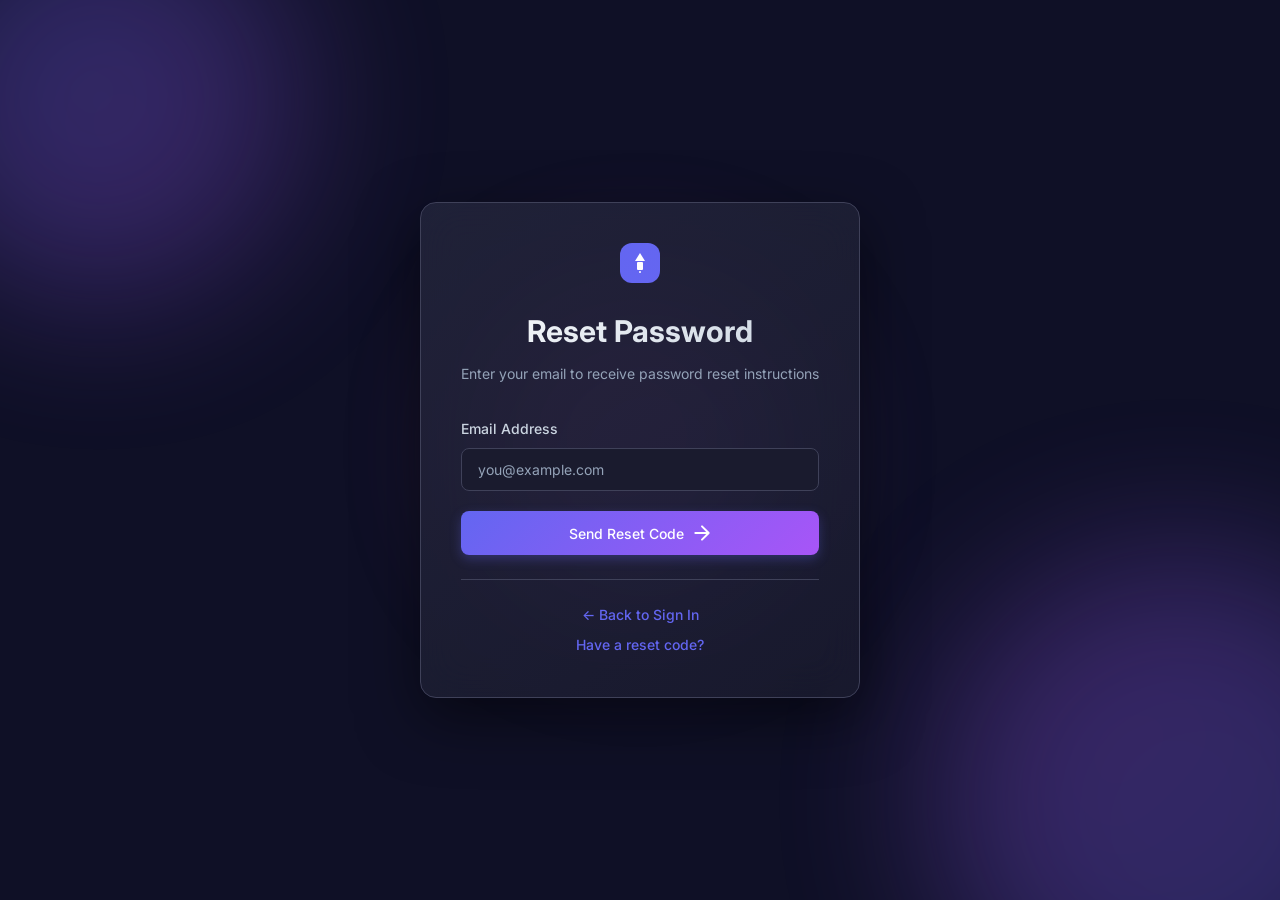
<file: frontend/forgot-password.html>
<!DOCTYPE html>
<html lang="en">
<head>
    <meta charset="UTF-8">
    <meta name="viewport" content="width=device-width, initial-scale=1.0">
    <title>Notification Platform - Forgot Password</title>
    <link rel="preconnect" href="https://fonts.googleapis.com">
    <link rel="preconnect" href="https://fonts.gstatic.com" crossorigin>
    <link href="https://fonts.googleapis.com/css2?family=Inter:wght@300;400;500;600;700&display=swap" rel="stylesheet">
    <link rel="stylesheet" href="css/style.css">
</head>
<body class="auth-page">
    <div class="bg-animation">
        <div class="blob blob-1"></div>
        <div class="blob blob-2"></div>
        <div class="blob blob-3"></div>
    </div>
    
    <div class="auth-container">
        <div class="auth-card fade-in">
            <div class="auth-header">
                <div class="logo">
                    <svg width="40" height="40" viewBox="0 0 40 40" fill="none" xmlns="http://www.w3.org/2000/svg">
                        <rect width="40" height="40" rx="12" fill="url(#gradient)"/>
                        <path d="M20 10L25 18H15L20 10Z" fill="white"/>
                        <rect x="17" y="19" width="6" height="8" rx="1" fill="white"/>
                        <circle cx="20" cy="29" r="1" fill="white"/>
                        <defs>
                            <linearGradient id="gradient" x1="0" y1="0" x2="40" y2="40">
                                <stop stop-color="#6366f1"/>
                                <stop offset="1" stop-color="#a855f7"/>
                            </linearGradient>
                        </defs>
                    </svg>
                </div>
                <h1>Reset Password</h1>
                <p>Enter your email to receive password reset instructions</p>
            </div>
            
            <form id="forgotForm" class="auth-form">
                <div class="form-group">
                    <label for="email">Email Address</label>
                    <input type="email" id="email" name="email" placeholder="you@example.com" required autocomplete="email">
                </div>
                
                <button type="submit" id="forgotBtn" class="btn btn-primary btn-block">
                    <span>Send Reset Code</span>
                    <svg width="20" height="20" viewBox="0 0 20 20" fill="none">
                        <path d="M3.333 10h13.334M10 3.333L16.667 10 10 16.667" stroke="currentColor" stroke-width="2" stroke-linecap="round" stroke-linejoin="round"/>
                    </svg>
                </button>
            </form>

            <a id="continueReset" href="reset-password.html" class="btn btn-primary btn-block" style="display: none; margin-bottom: 1.5rem;">
                Enter Reset Code
            </a>
            
            <div class="auth-footer">
                <p><a href="index.html" class="link">← Back to Sign In</a></p>
                <p style="margin-top: 0.5rem;"><a href="reset-password.html" class="link">Have a reset code?</a></p>
            </div>
            
            <div id="infoMessage" class="alert alert-info" style="display: none;"></div>
            <div id="errorMessage" class="alert alert-error" style="display: none;"></div>
        </div>
    </div>
    
    <script src="js/config.js"></script>
    <script src="js/auth.js"></script>
    <script>
        const forgotForm = document.getElementById('forgotForm');
        const forgotButton = document.getElementById('forgotBtn');
        const forgotError = document.getElementById('errorMessage');
        const forgotInfo = document.getElementById('infoMessage');
        const continueReset = document.getElementById('continueReset');

        forgotForm.addEventListener('submit', async (e) => {
            e.preventDefault();
            const email = document.getElementById('email').value.trim();
            hideAlert(forgotError);
            hideAlert(forgotInfo);

            setFormBusy(forgotForm, true);
            setButtonLoading(forgotButton, true, 'Sending code…');

            try {
                const response = await fetch(`${API_BASE_URL}/api/auth/forgot-password`, {
                    method: 'POST',
                    headers: {
                        'Content-Type': 'application/json'
                    },
                    credentials: 'include',
                    body: JSON.stringify({ email })
                });

                const data = await readJson(response);

                if (response.ok) {
                    localStorage.setItem(STORAGE_KEYS.pendingEmail, email);
                    showAlert(
                        forgotInfo,
                        'info',
                        data?.message || 'If an account exists with this email, a password reset code has been sent.'
                    );
                    forgotForm.style.display = 'none';
                    continueReset.href = `reset-password.html?email=${encodeURIComponent(email)}`;
                    continueReset.style.display = 'inline-flex';
                } else if (response.status >= 500) {
                    showAlert(forgotError, 'error', 'The reset code could not be sent right now. Please try again later.');
                } else {
                    showAlert(forgotError, 'error', data?.message || 'Request failed');
                }
            } catch (error) {
                showAlert(forgotError, 'error', 'Unable to reach the server. Please try again.');
            } finally {
                setButtonLoading(forgotButton, false);
                setFormBusy(forgotForm, false);
            }
        });
    </script>
</body>
</html>
</file>
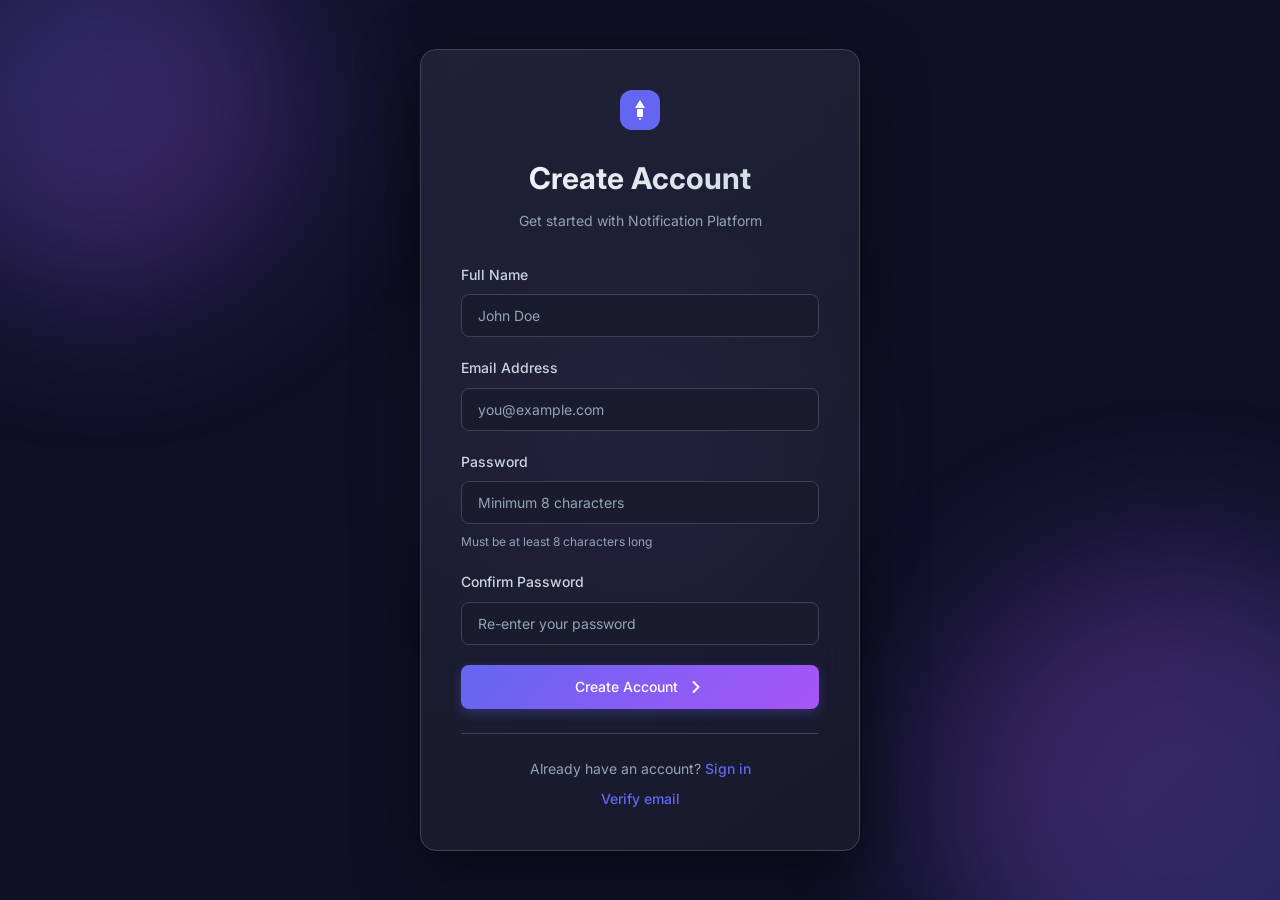
<file: frontend/register.html>
<!DOCTYPE html>
<html lang="en">
<head>
    <meta charset="UTF-8">
    <meta name="viewport" content="width=device-width, initial-scale=1.0">
    <title>Notification Platform - Register</title>
    <link rel="preconnect" href="https://fonts.googleapis.com">
    <link rel="preconnect" href="https://fonts.gstatic.com" crossorigin>
    <link href="https://fonts.googleapis.com/css2?family=Inter:wght@300;400;500;600;700&display=swap" rel="stylesheet">
    <link rel="stylesheet" href="css/style.css">
</head>
<body class="auth-page">
    <div class="bg-animation">
        <div class="blob blob-1"></div>
        <div class="blob blob-2"></div>
        <div class="blob blob-3"></div>
    </div>
    
    <div class="auth-container">
        <div class="auth-card fade-in">
            <div class="auth-header">
                <div class="logo">
                    <svg width="40" height="40" viewBox="0 0 40 40" fill="none" xmlns="http://www.w3.org/2000/svg">
                        <rect width="40" height="40" rx="12" fill="url(#gradient)"/>
                        <path d="M20 10L25 18H15L20 10Z" fill="white"/>
                        <rect x="17" y="19" width="6" height="8" rx="1" fill="white"/>
                        <circle cx="20" cy="29" r="1" fill="white"/>
                        <defs>
                            <linearGradient id="gradient" x1="0" y1="0" x2="40" y2="40">
                                <stop stop-color="#6366f1"/>
                                <stop offset="1" stop-color="#a855f7"/>
                            </linearGradient>
                        </defs>
                    </svg>
                </div>
                <h1>Create Account</h1>
                <p>Get started with Notification Platform</p>
            </div>
            
            <form id="registerForm" class="auth-form">
                <div class="form-group">
                    <label for="name">Full Name</label>
                    <input type="text" id="name" name="name" placeholder="John Doe" required autocomplete="name">
                </div>
                
                <div class="form-group">
                    <label for="email">Email Address</label>
                    <input type="email" id="email" name="email" placeholder="you@example.com" required autocomplete="email">
                </div>
                
                <div class="form-group">
                    <label for="password">Password</label>
                    <input type="password" id="password" name="password" placeholder="Minimum 8 characters" required autocomplete="new-password">
                    <small class="form-hint">Must be at least 8 characters long</small>
                </div>
                
                <div class="form-group">
                    <label for="confirmPassword">Confirm Password</label>
                    <input type="password" id="confirmPassword" name="confirmPassword" placeholder="Re-enter your password" required autocomplete="new-password">
                </div>
                
                <button type="submit" id="registerBtn" class="btn btn-primary btn-block">
                    <span>Create Account</span>
                    <svg width="20" height="20" viewBox="0 0 20 20" fill="none">
                        <path d="M7.5 15L12.5 10L7.5 5" stroke="currentColor" stroke-width="2" stroke-linecap="round" stroke-linejoin="round"/>
                    </svg>
                </button>
            </form>
            
            <div class="auth-footer">
                <p>Already have an account? <a href="index.html" class="link">Sign in</a></p>
                <p style="margin-top: 0.5rem;"><a href="verify-email.html" class="link">Verify email</a></p>
            </div>
            
            <div id="errorMessage" class="alert alert-error" style="display: none;"></div>
            <div id="successMessage" class="alert alert-success" style="display: none;"></div>
        </div>
    </div>
    
    <script src="js/config.js"></script>
    <script src="js/auth.js"></script>
    <script>
        const registerForm = document.getElementById('registerForm');
        const registerButton = document.getElementById('registerBtn');
        const registerError = document.getElementById('errorMessage');
        const registerSuccess = document.getElementById('successMessage');

        registerForm.addEventListener('submit', async (e) => {
            e.preventDefault();
            const name = document.getElementById('name').value.trim();
            const email = document.getElementById('email').value.trim();
            const password = document.getElementById('password').value;
            const confirmPassword = document.getElementById('confirmPassword').value;
            hideAlert(registerError);
            hideAlert(registerSuccess);

            if (password !== confirmPassword) {
                showAlert(registerError, 'error', 'Passwords do not match');
                return;
            }

            if (password.length < 8) {
                showAlert(registerError, 'error', 'Password must be at least 8 characters');
                return;
            }

            setFormBusy(registerForm, true);
            setButtonLoading(registerButton, true, 'Creating account…');

            try {
                const response = await fetch(`${API_BASE_URL}/api/auth/register`, {
                    method: 'POST',
                    headers: {
                        'Content-Type': 'application/json'
                    },
                    credentials: 'include',
                    body: JSON.stringify({ name, email, password })
                });

                const data = await readJson(response);

                if (response.status === 201) {
                    const registeredEmail = data?.email || email;
                    localStorage.setItem(STORAGE_KEYS.pendingEmail, registeredEmail);
                    showAlert(registerSuccess, 'success', 'Account created. Enter the 6-digit code sent to your email.');
                    setTimeout(() => {
                        window.location.href = `verify-email.html?email=${encodeURIComponent(registeredEmail)}`;
                    }, 1400);
                    return;
                }

                if (response.status === 409) {
                    showAlert(registerError, 'error', data?.message || 'An account with this email already exists.');
                } else if (response.status === 400) {
                    showAlert(registerError, 'error', data?.message || 'Please check the details you entered.');
                } else if (response.status >= 500) {
                    showAlert(registerError, 'error', 'Registration could not be completed. The server could not send the verification email.');
                } else {
                    showAlert(registerError, 'error', data?.message || 'Registration failed');
                }
            } catch (error) {
                showAlert(registerError, 'error', 'Unable to reach the server. Please make sure the backend is running and try again.');
            } finally {
                setButtonLoading(registerButton, false);
                setFormBusy(registerForm, false);
            }
        });
    </script>
</body>
</html>
</file>
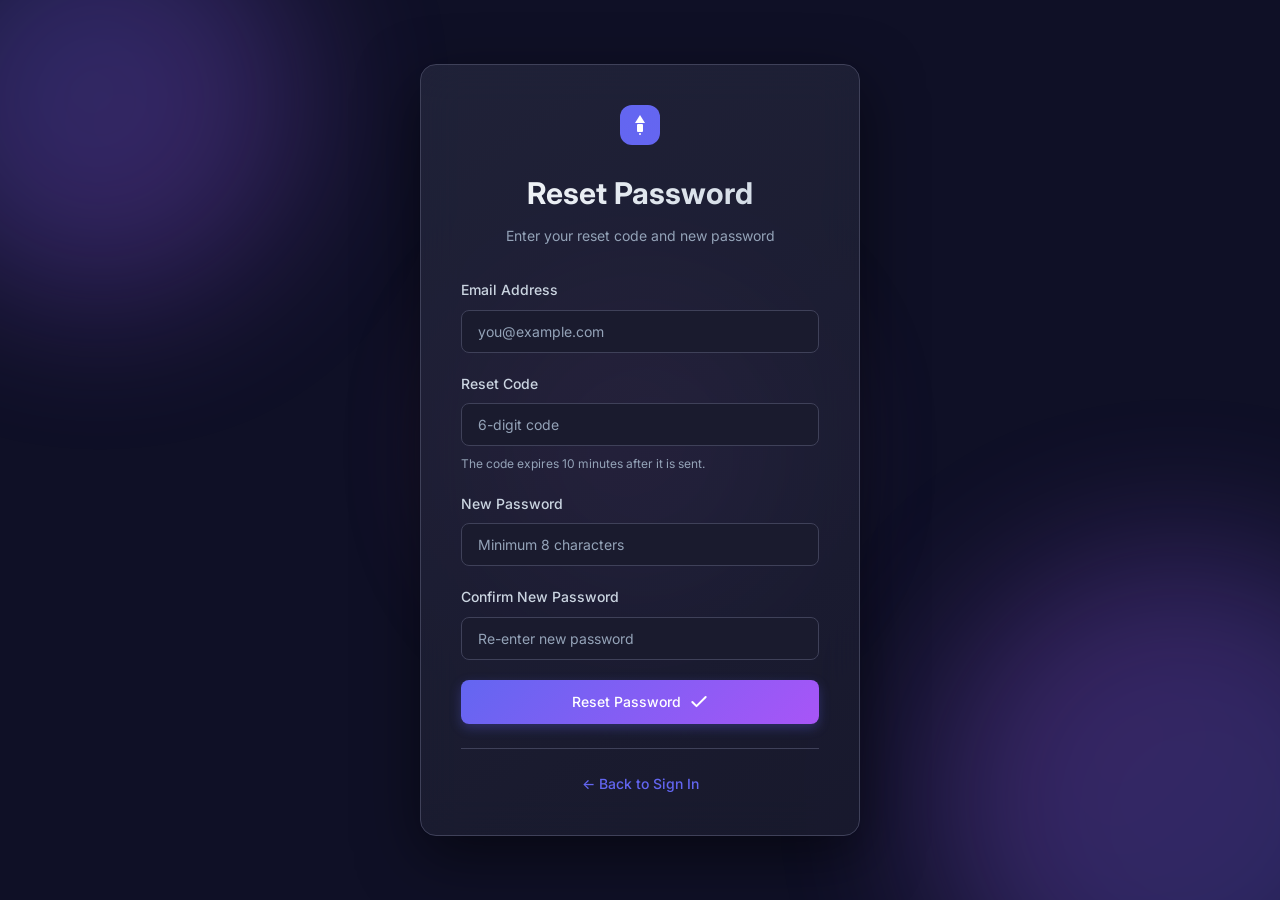
<file: frontend/reset-password.html>
<!DOCTYPE html>
<html lang="en">
<head>
    <meta charset="UTF-8">
    <meta name="viewport" content="width=device-width, initial-scale=1.0">
    <title>Notification Platform - Reset Password</title>
    <link rel="preconnect" href="https://fonts.googleapis.com">
    <link rel="preconnect" href="https://fonts.gstatic.com" crossorigin>
    <link href="https://fonts.googleapis.com/css2?family=Inter:wght@300;400;500;600;700&display=swap" rel="stylesheet">
    <link rel="stylesheet" href="css/style.css">
</head>
<body class="auth-page">
    <div class="bg-animation">
        <div class="blob blob-1"></div>
        <div class="blob blob-2"></div>
        <div class="blob blob-3"></div>
    </div>
    
    <div class="auth-container">
        <div class="auth-card fade-in">
            <div class="auth-header">
                <div class="logo">
                    <svg width="40" height="40" viewBox="0 0 40 40" fill="none" xmlns="http://www.w3.org/2000/svg">
                        <rect width="40" height="40" rx="12" fill="url(#gradient)"/>
                        <path d="M20 10L25 18H15L20 10Z" fill="white"/>
                        <rect x="17" y="19" width="6" height="8" rx="1" fill="white"/>
                        <circle cx="20" cy="29" r="1" fill="white"/>
                        <defs>
                            <linearGradient id="gradient" x1="0" y1="0" x2="40" y2="40">
                                <stop stop-color="#6366f1"/>
                                <stop offset="1" stop-color="#a855f7"/>
                            </linearGradient>
                        </defs>
                    </svg>
                </div>
                <h1>Reset Password</h1>
                <p>Enter your reset code and new password</p>
            </div>
            
            <form id="resetForm" class="auth-form">
                <div class="form-group">
                    <label for="email">Email Address</label>
                    <input type="email" id="email" name="email" placeholder="you@example.com" required autocomplete="email">
                </div>

                <div class="form-group">
                    <label for="otp">Reset Code</label>
                    <input type="text" id="otp" name="otp" placeholder="6-digit code" inputmode="numeric" pattern="[0-9]{6}" maxlength="6" required autocomplete="one-time-code">
                    <small class="form-hint">The code expires 10 minutes after it is sent.</small>
                </div>
                
                <div class="form-group">
                    <label for="newPassword">New Password</label>
                    <input type="password" id="newPassword" name="newPassword" placeholder="Minimum 8 characters" required autocomplete="new-password">
                </div>
                
                <div class="form-group">
                    <label for="confirmPassword">Confirm New Password</label>
                    <input type="password" id="confirmPassword" name="confirmPassword" placeholder="Re-enter new password" required autocomplete="new-password">
                </div>
                
                <button type="submit" id="resetBtn" class="btn btn-primary btn-block">
                    <span>Reset Password</span>
                    <svg width="20" height="20" viewBox="0 0 20 20" fill="none">
                        <path d="M16.667 5L7.5 14.167 3.333 10" stroke="currentColor" stroke-width="2" stroke-linecap="round" stroke-linejoin="round"/>
                    </svg>
                </button>
            </form>
            
            <div class="auth-footer">
                <p><a href="index.html" class="link">← Back to Sign In</a></p>
            </div>
            
            <div id="errorMessage" class="alert alert-error" style="display: none;"></div>
            <div id="successMessage" class="alert alert-success" style="display: none;"></div>
        </div>
    </div>
    
    <script src="js/config.js"></script>
    <script src="js/auth.js"></script>
    <script>
        const resetForm = document.getElementById('resetForm');
        const resetButton = document.getElementById('resetBtn');
        const resetError = document.getElementById('errorMessage');
        const resetSuccess = document.getElementById('successMessage');
        const emailInput = document.getElementById('email');
        const otpInput = document.getElementById('otp');

        const params = new URLSearchParams(window.location.search);
        const prefilledEmail = params.get('email') || localStorage.getItem(STORAGE_KEYS.pendingEmail) || '';
        if (prefilledEmail) {
            emailInput.value = prefilledEmail;
            otpInput.focus();
        }

        resetForm.addEventListener('submit', async (e) => {
            e.preventDefault();
            const email = emailInput.value.trim();
            const otp = otpInput.value.trim();
            const newPassword = document.getElementById('newPassword').value;
            const confirmPassword = document.getElementById('confirmPassword').value;
            hideAlert(resetError);
            hideAlert(resetSuccess);

            if (!/^[0-9]{6}$/.test(otp)) {
                showAlert(resetError, 'error', 'Enter the 6-digit reset code from your email.');
                otpInput.focus();
                return;
            }

            if (newPassword !== confirmPassword) {
                showAlert(resetError, 'error', 'Passwords do not match');
                return;
            }

            if (newPassword.length < 8) {
                showAlert(resetError, 'error', 'Password must be at least 8 characters');
                return;
            }

            setFormBusy(resetForm, true);
            setButtonLoading(resetButton, true, 'Resetting…');

            try {
                const response = await fetch(`${API_BASE_URL}/api/auth/reset-password`, {
                    method: 'POST',
                    headers: {
                        'Content-Type': 'application/json'
                    },
                    credentials: 'include',
                    body: JSON.stringify({ email, otp: Number(otp), newPassword })
                });

                if (response.ok) {
                    localStorage.removeItem(STORAGE_KEYS.pendingEmail);
                    showAlert(resetSuccess, 'success', 'Password reset successfully! Redirecting to sign in…');
                    setTimeout(() => {
                        window.location.href = 'index.html';
                    }, 1400);
                    return;
                }

                const data = await readJson(response);
                if (response.status === 400) {
                    showAlert(resetError, 'error', data?.message || 'Invalid or expired reset code.');
                } else {
                    showAlert(resetError, 'error', data?.message || 'Password reset failed.');
                }
            } catch (error) {
                showAlert(resetError, 'error', 'Unable to reach the server. Please try again.');
            } finally {
                setButtonLoading(resetButton, false);
                setFormBusy(resetForm, false);
            }
        });
    </script>
</body>
</html>
</file>
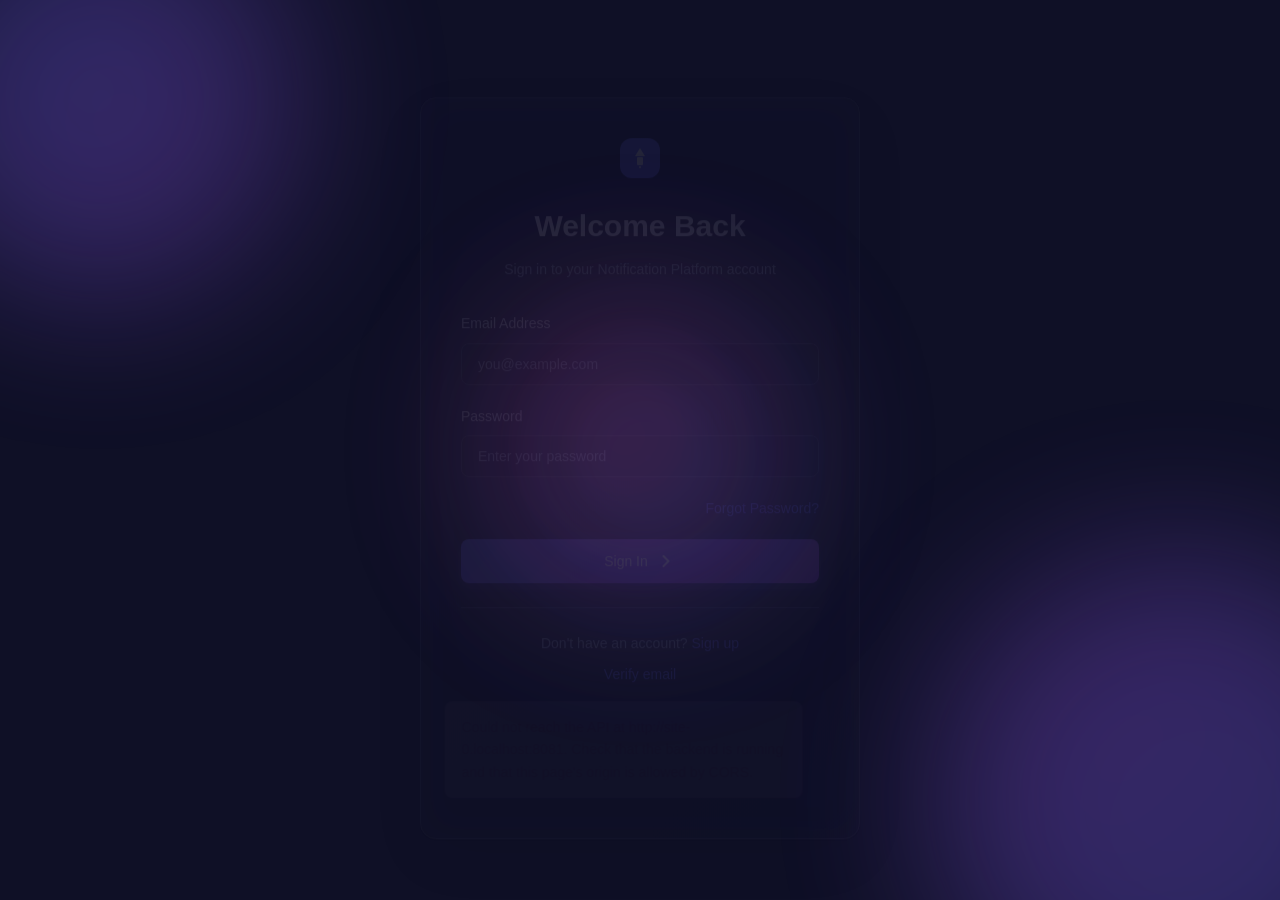
<file: frontend/settings.html>
<!DOCTYPE html>
<html lang="en">
<head>
    <meta charset="UTF-8">
    <meta name="viewport" content="width=device-width, initial-scale=1.0">
    <title>Settings · Notification Platform</title>
    <link rel="preconnect" href="https://fonts.googleapis.com">
    <link rel="preconnect" href="https://fonts.gstatic.com" crossorigin>
    <link href="https://fonts.googleapis.com/css2?family=Inter:wght@300;400;500;600;700&display=swap" rel="stylesheet">
    <link rel="stylesheet" href="css/style.css">
    <link rel="stylesheet" href="css/portal.css">
</head>
<body class="portal" data-page="settings">
    <div id="pageLoading" class="page-loading">
        <span class="spinner spinner-lg" aria-hidden="true"></span>
        <p>Checking your session…</p>
    </div>

    <main class="app-main">
        <div class="page-head">
            <div>
                <h1>Settings</h1>
                <p>Your profile and account security. Notification data is scoped to this account.</p>
            </div>
        </div>

        <div id="settingsAlert" class="portal-alert error" role="alert" hidden></div>

        <section class="panel" aria-label="Profile">
            <div class="panel-head"><h2>Profile</h2></div>
            <div class="panel-body" id="profileBody" aria-busy="true">
                <div class="profile-row">
                    <div class="skeleton" style="width:46px;height:46px;border-radius:50%"></div>
                    <div style="flex:1">
                        <div class="skeleton" style="height:14px;width:30%"></div>
                        <div class="skeleton" style="height:11px;width:45%;margin-top:8px"></div>
                    </div>
                </div>
            </div>
        </section>

        <section class="panel" aria-label="Password">
            <div class="panel-head"><h2>Password</h2></div>
            <div class="panel-body settings-row">
                <div>
                    <div class="settings-label">Account password</div>
                    <p class="muted-note" style="margin:2px 0 0">
                        Change your password from a dedicated form. You will be asked for the current password.
                    </p>
                </div>
                <a class="btn btn-secondary" href="change-password.html">Change password</a>
            </div>
        </section>

        <section class="panel" aria-label="Session">
            <div class="panel-head"><h2>Session</h2></div>
            <div class="panel-body settings-row">
                <div>
                    <div class="settings-label">Signed in on this browser</div>
                    <p class="muted-note" style="margin:2px 0 0">
                        Signing out clears the HTTP-only session cookie. API keys are not affected.
                    </p>
                </div>
                <button class="btn btn-danger" type="button" id="signOutBtn">Sign out</button>
            </div>
        </section>

        <section class="panel" aria-label="Workspace details">
            <div class="panel-head"><h2>Workspace details</h2></div>
            <div class="panel-body">
                <dl class="kv">
                    <dt>Account ID</dt>
                    <dd id="accountId">—</dd>
                    <dt>API base URL</dt>
                    <dd><code class="inline" id="apiBase">—</code></dd>
                    <dt>Email verification</dt>
                    <dd id="verifiedState">—</dd>
                </dl>
                <p class="muted-note" style="margin-top:14px">
                    Email verification is required before creating or rotating API keys. Verification is handled
                    during registration and can be resent from the sign-in flow.
                </p>
            </div>
        </section>
    </main>

    <script src="js/config.js"></script>
    <script src="js/auth.js"></script>
    <script src="js/api.js"></script>
    <script src="js/shell.js"></script>
    <script src="js/settings.js"></script>
</body>
</html>
</file>
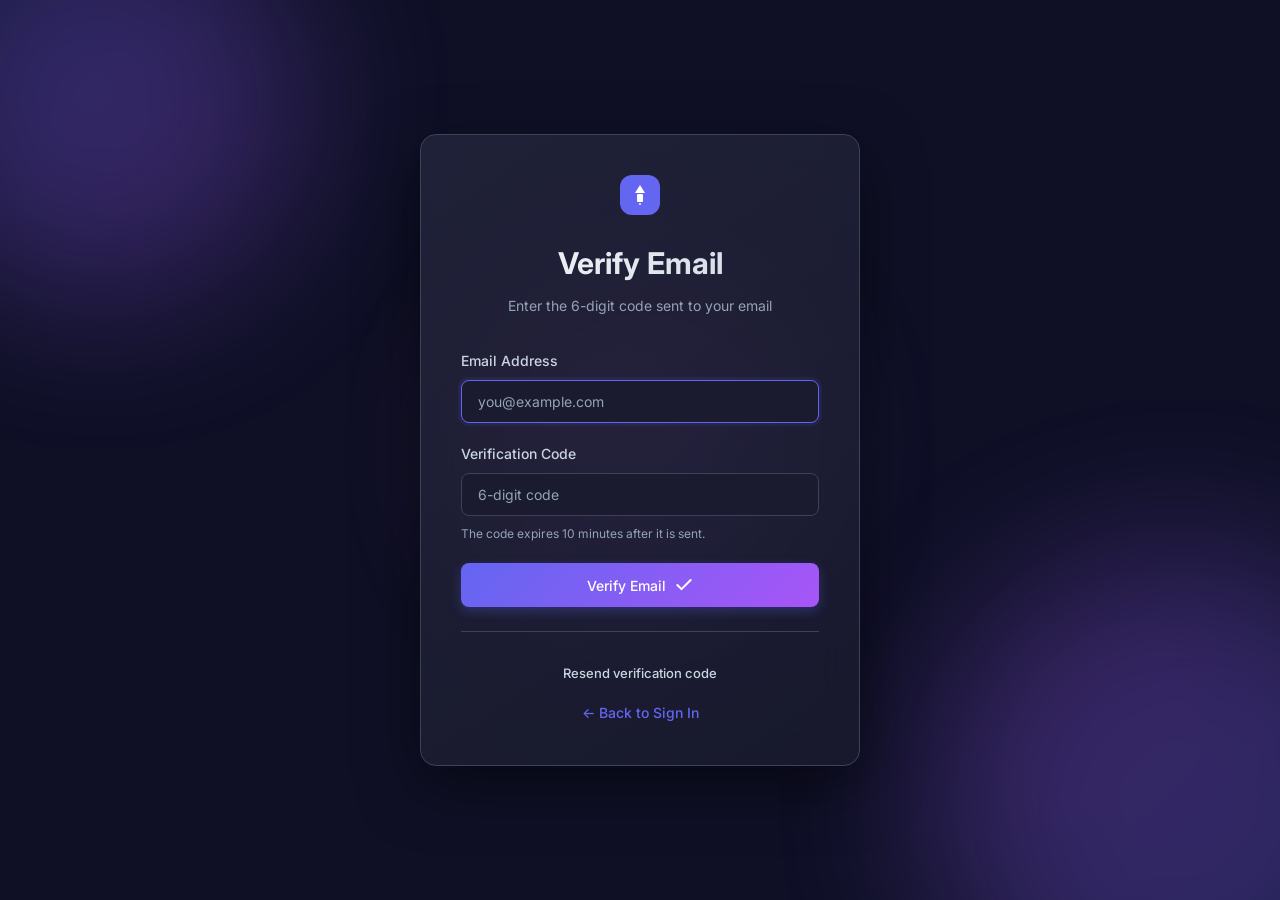
<file: frontend/verify-email.html>
<!DOCTYPE html>
<html lang="en">
<head>
    <meta charset="UTF-8">
    <meta name="viewport" content="width=device-width, initial-scale=1.0">
    <title>Notification Platform - Verify Email</title>
    <link rel="preconnect" href="https://fonts.googleapis.com">
    <link rel="preconnect" href="https://fonts.gstatic.com" crossorigin>
    <link href="https://fonts.googleapis.com/css2?family=Inter:wght@300;400;500;600;700&display=swap" rel="stylesheet">
    <link rel="stylesheet" href="css/style.css">
</head>
<body class="auth-page">
    <div class="bg-animation">
        <div class="blob blob-1"></div>
        <div class="blob blob-2"></div>
        <div class="blob blob-3"></div>
    </div>
    
    <div class="auth-container">
        <div class="auth-card fade-in">
            <div class="auth-header">
                <div class="logo">
                    <svg width="40" height="40" viewBox="0 0 40 40" fill="none" xmlns="http://www.w3.org/2000/svg">
                        <rect width="40" height="40" rx="12" fill="url(#gradient)"/>
                        <path d="M20 10L25 18H15L20 10Z" fill="white"/>
                        <rect x="17" y="19" width="6" height="8" rx="1" fill="white"/>
                        <circle cx="20" cy="29" r="1" fill="white"/>
                        <defs>
                            <linearGradient id="gradient" x1="0" y1="0" x2="40" y2="40">
                                <stop stop-color="#6366f1"/>
                                <stop offset="1" stop-color="#a855f7"/>
                            </linearGradient>
                        </defs>
                    </svg>
                </div>
                <h1>Verify Email</h1>
                <p>Enter the 6-digit code sent to your email</p>
            </div>
            
            <form id="verifyForm" class="auth-form">
                <div class="form-group">
                    <label for="email">Email Address</label>
                    <input type="email" id="email" name="email" placeholder="you@example.com" required autocomplete="email">
                </div>

                <div class="form-group">
                    <label for="otp">Verification Code</label>
                    <input type="text" id="otp" name="otp" placeholder="6-digit code" inputmode="numeric" pattern="[0-9]{6}" maxlength="6" required autocomplete="one-time-code">
                    <small class="form-hint">The code expires 10 minutes after it is sent.</small>
                </div>
                
                <button type="submit" id="verifyBtn" class="btn btn-primary btn-block">
                    <span>Verify Email</span>
                    <svg width="20" height="20" viewBox="0 0 20 20" fill="none">
                        <path d="M16.667 5L7.5 14.167 3.333 10" stroke="currentColor" stroke-width="2" stroke-linecap="round" stroke-linejoin="round"/>
                    </svg>
                </button>
            </form>
            
            <div class="auth-footer">
                <button type="button" id="resendBtn" class="btn btn-ghost btn-block btn-sm">
                    Resend verification code
                </button>
                <p id="resendStatus" class="form-hint"></p>
                <p style="margin-top: 0.75rem;"><a href="index.html" class="link">← Back to Sign In</a></p>
            </div>
            
            <div id="errorMessage" class="alert alert-error" style="display: none;"></div>
            <div id="successMessage" class="alert alert-success" style="display: none;"></div>
        </div>
    </div>
    
    <script src="js/config.js"></script>
    <script src="js/auth.js"></script>
    <script>
        const verifyForm = document.getElementById('verifyForm');
        const verifyButton = document.getElementById('verifyBtn');
        const resendButton = document.getElementById('resendBtn');
        const resendStatus = document.getElementById('resendStatus');
        const verifyError = document.getElementById('errorMessage');
        const verifySuccess = document.getElementById('successMessage');
        const emailInput = document.getElementById('email');
        const otpInput = document.getElementById('otp');

        let resendTimer = null;
        let resendCooldown = 0;

        // Pre-fill the email from the register page (or a previous visit).
        const params = new URLSearchParams(window.location.search);
        const prefilledEmail = params.get('email') || localStorage.getItem(STORAGE_KEYS.pendingEmail) || '';
        if (prefilledEmail) {
            emailInput.value = prefilledEmail;
            otpInput.focus();
        } else {
            emailInput.focus();
        }

        function updateResendButton() {
            if (resendButton.classList.contains('is-loading')) {
                return;
            }
            if (resendCooldown > 0) {
                resendButton.disabled = true;
                resendButton.textContent = `Resend available in ${resendCooldown}s`;
            } else {
                resendButton.disabled = false;
                resendButton.textContent = 'Resend verification code';
            }
        }

        function startResendCooldown(seconds) {
            resendCooldown = seconds;
            updateResendButton();
            clearInterval(resendTimer);
            resendTimer = setInterval(() => {
                resendCooldown -= 1;
                if (resendCooldown <= 0) {
                    resendCooldown = 0;
                    clearInterval(resendTimer);
                    resendTimer = null;
                }
                updateResendButton();
            }, 1000);
        }

        resendButton.addEventListener('click', async () => {
            const email = emailInput.value.trim();
            hideAlert(verifyError);
            hideAlert(verifySuccess);

            if (!email) {
                showAlert(verifyError, 'error', 'Enter your email address first.');
                emailInput.focus();
                return;
            }

            resendStatus.textContent = '';
            setButtonLoading(resendButton, true, 'Sending…');
            try {
                const response = await fetch(`${API_BASE_URL}/api/auth/resend-verification`, {
                    method: 'POST',
                    headers: {
                        'Content-Type': 'application/json'
                    },
                    credentials: 'include',
                    body: JSON.stringify({ email })
                });

                const data = await readJson(response);
                localStorage.setItem(STORAGE_KEYS.pendingEmail, email);

                if (response.ok) {
                    resendStatus.textContent = 'A new code was sent. Check your inbox.';
                    startResendCooldown(30);
                } else if (response.status === 404) {
                    showAlert(verifyError, 'error', 'No account exists with that email address.');
                } else if (response.status === 400) {
                    showAlert(verifyError, 'error', 'This email is already verified. You can sign in instead.');
                } else {
                    showAlert(verifyError, 'error', data?.message || 'Could not resend the verification code.');
                }
            } catch (error) {
                showAlert(verifyError, 'error', 'Unable to reach the server. Please try again.');
            } finally {
                setButtonLoading(resendButton, false);
                updateResendButton();
            }
        });

        verifyForm.addEventListener('submit', async (e) => {
            e.preventDefault();
            const email = emailInput.value.trim();
            const otp = otpInput.value.trim();
            hideAlert(verifyError);
            hideAlert(verifySuccess);

            if (!/^[0-9]{6}$/.test(otp)) {
                showAlert(verifyError, 'error', 'Enter the 6-digit code from your email.');
                otpInput.focus();
                return;
            }

            setFormBusy(verifyForm, true);
            setButtonLoading(verifyButton, true, 'Verifying…');

            try {
                const response = await fetch(`${API_BASE_URL}/api/auth/verify-email`, {
                    method: 'POST',
                    headers: {
                        'Content-Type': 'application/json'
                    },
                    credentials: 'include',
                    body: JSON.stringify({ email, otp: Number(otp) })
                });

                if (response.ok) {
                    localStorage.removeItem(STORAGE_KEYS.pendingEmail);
                    showAlert(verifySuccess, 'success', 'Email verified successfully! Redirecting to sign in…');
                    setTimeout(() => {
                        window.location.href = 'index.html';
                    }, 1400);
                    return;
                }

                const data = await readJson(response);
                if (response.status === 404) {
                    showAlert(verifyError, 'error', 'No account exists with that email address.');
                } else if (response.status === 400) {
                    showAlert(verifyError, 'error', data?.message || 'Invalid or expired verification code.');
                } else {
                    showAlert(verifyError, 'error', data?.message || 'Verification failed.');
                }
            } catch (error) {
                showAlert(verifyError, 'error', 'Unable to reach the server. Please try again.');
            } finally {
                setButtonLoading(verifyButton, false);
                setFormBusy(verifyForm, false);
            }
        });
    </script>
</body>
</html>
</file>
<file: frontend/css/style.css>
/* CSS Reset and Base Styles */
*, *::before, *::after {
    margin: 0;
    padding: 0;
    box-sizing: border-box;
}

:root {
    --primary: #6366f1;
    --primary-hover: #4f46e5;
    --primary-light: #e0e7ff;
    --secondary: #a855f7;
    --success: #10b981;
    --success-light: #d1fae5;
    --warning: #f59e0b;
    --warning-light: #fef3c7;
    --error: #ef4444;
    --error-light: #fee2e2;
    --info: #3b82f6;
    --info-light: #dbeafe;
    --bg-primary: #0f1026;
    --bg-secondary: #1a1b2e;
    --bg-card: #24263d;
    --bg-hover: #2d2f4a;
    --border: #3f4159;
    --text-primary: #f8fafc;
    --text-secondary: #cbd5e1;
    --text-tertiary: #94a3b8;
    --shadow: 0 20px 60px rgba(0, 0, 0, 0.5);
    --shadow-sm: 0 4px 12px rgba(0, 0, 0, 0.3);
    --radius: 12px;
    --radius-sm: 8px;
    --radius-lg: 16px;
}

html {
    font-size: 16px;
    scroll-behavior: smooth;
}

body {
    font-family: 'Inter', -apple-system, BlinkMacSystemFont, 'Segoe UI', 'Roboto', 'Oxygen',
        'Ubuntu', 'Cantarell', 'Fira Sans', 'Droid Sans', 'Helvetica Neue',
        sans-serif;
    background: var(--bg-primary);
    color: var(--text-primary);
    line-height: 1.6;
    min-height: 100vh;
    -webkit-font-smoothing: antialiased;
    -moz-osx-font-smoothing: grayscale;
}

/* Animations */
@keyframes fadeIn {
    from {
        opacity: 0;
        transform: translateY(20px);
    }
    to {
        opacity: 1;
        transform: translateY(0);
    }
}

@keyframes float {
    0%, 100% {
        transform: translate(0, 0) scale(1);
    }
    33% {
        transform: translate(30px, -50px) scale(1.1);
    }
    66% {
        transform: translate(-20px, 20px) scale(0.9);
    }
}

@keyframes slideIn {
    from {
        opacity: 0;
        transform: translateX(-20px);
    }
    to {
        opacity: 1;
        transform: translateX(0);
    }
}

.fade-in {
    animation: fadeIn 0.6s ease-out forwards;
}

.slide-in {
    animation: slideIn 0.4s ease-out forwards;
}

/* Auth Pages */
.auth-page {
    position: relative;
    min-height: 100vh;
    display: flex;
    align-items: center;
    justify-content: center;
    padding: 2rem;
    overflow: hidden;
}

.bg-animation {
    position: fixed;
    inset: 0;
    z-index: 0;
    pointer-events: none;
}

.blob {
    position: absolute;
    border-radius: 50%;
    filter: blur(80px);
    opacity: 0.3;
    animation: float 20s ease-in-out infinite;
}

.blob-1 {
    width: 400px;
    height: 400px;
    background: linear-gradient(135deg, var(--primary) 0%, var(--secondary) 100%);
    top: -100px;
    left: -100px;
    animation-delay: 0s;
}

.blob-2 {
    width: 500px;
    height: 500px;
    background: linear-gradient(135deg, var(--secondary) 0%, var(--primary) 100%);
    bottom: -150px;
    right: -150px;
    animation-delay: 7s;
}

.blob-3 {
    width: 300px;
    height: 300px;
    background: linear-gradient(135deg, #ec4899 0%, var(--primary) 100%);
    top: 50%;
    left: 50%;
    transform: translate(-50%, -50%);
    animation-delay: 14s;
}

.auth-container {
    position: relative;
    z-index: 1;
    width: 100%;
    max-width: 440px;
}

.auth-card {
    background: linear-gradient(145deg, rgba(36, 38, 61, 0.8) 0%, rgba(26, 27, 46, 0.8) 100%);
    backdrop-filter: blur(20px);
    border: 1px solid var(--border);
    border-radius: var(--radius-lg);
    padding: 2.5rem;
    box-shadow: var(--shadow);
}

.auth-header {
    text-align: center;
    margin-bottom: 2rem;
}

.logo {
    display: flex;
    justify-content: center;
    margin-bottom: 1.5rem;
}

.auth-header h1 {
    font-size: 1.875rem;
    font-weight: 700;
    margin-bottom: 0.5rem;
    background: linear-gradient(135deg, var(--text-primary) 0%, var(--text-secondary) 100%);
    -webkit-background-clip: text;
    -webkit-text-fill-color: transparent;
    background-clip: text;
}

.auth-header p {
    color: var(--text-tertiary);
    font-size: 0.875rem;
}

.auth-form {
    display: flex;
    flex-direction: column;
    gap: 1.25rem;
    margin-bottom: 1.5rem;
}

.form-group {
    display: flex;
    flex-direction: column;
    gap: 0.5rem;
}

.form-row {
    display: flex;
    justify-content: flex-end;
}

.form-row-2 {
    display: grid;
    grid-template-columns: 1fr 1fr;
    gap: 1rem;
}

label {
    font-size: 0.875rem;
    font-weight: 500;
    color: var(--text-secondary);
}

input, select, textarea {
    width: 100%;
    padding: 0.75rem 1rem;
    background: var(--bg-secondary);
    border: 1px solid var(--border);
    border-radius: var(--radius-sm);
    color: var(--text-primary);
    font-family: 'Inter', sans-serif;
    font-size: 0.875rem;
    transition: all 0.2s ease;
    outline: none;
}

input:hover, select:hover, textarea:hover {
    border-color: #4f5168;
}

input:focus, select:focus, textarea:focus {
    border-color: var(--primary);
    box-shadow: 0 0 0 3px rgba(99, 102, 241, 0.1);
}

input::placeholder, textarea::placeholder {
    color: var(--text-tertiary);
}

textarea {
    resize: vertical;
    min-height: 100px;
}

.form-hint {
    font-size: 0.75rem;
    color: var(--text-tertiary);
}

.btn {
    display: inline-flex;
    align-items: center;
    justify-content: center;
    gap: 0.5rem;
    padding: 0.75rem 1.5rem;
    font-family: 'Inter', sans-serif;
    font-size: 0.875rem;
    font-weight: 500;
    border: none;
    border-radius: var(--radius-sm);
    cursor: pointer;
    transition: all 0.2s ease;
    text-decoration: none;
    outline: none;
}

.btn:focus-visible {
    box-shadow: 0 0 0 3px rgba(99, 102, 241, 0.3);
}

.btn-primary {
    background: linear-gradient(135deg, var(--primary) 0%, var(--secondary) 100%);
    color: white;
    box-shadow: 0 4px 12px rgba(99, 102, 241, 0.3);
}

.btn-primary:hover {
    transform: translateY(-2px);
    box-shadow: 0 6px 20px rgba(99, 102, 241, 0.4);
}

.btn-primary:active {
    transform: translateY(0);
}

.btn-block {
    width: 100%;
}

.btn-ghost {
    background: transparent;
    color: var(--text-secondary);
    border: 1px solid transparent;
}

.btn-ghost:hover {
    background: var(--bg-hover);
    color: var(--text-primary);
}

.btn-sm {
    padding: 0.5rem 1rem;
    font-size: 0.8125rem;
}

.link {
    color: var(--primary);
    text-decoration: none;
    font-size: 0.875rem;
    font-weight: 500;
    transition: color 0.2s ease;
}

.link:hover {
    color: var(--secondary);
    text-decoration: underline;
}

.auth-footer {
    text-align: center;
    padding-top: 1.5rem;
    border-top: 1px solid var(--border);
}

.auth-footer p {
    color: var(--text-tertiary);
    font-size: 0.875rem;
}

.alert {
    display: flex;
    align-items: center;
    gap: 0.75rem;
    padding: 0.875rem 1rem;
    border-radius: var(--radius-sm);
    font-size: 0.875rem;
    margin-top: 1rem;
    animation: slideIn 0.3s ease-out;
}

.alert-error {
    background: var(--error-light);
    color: var(--error);
    border: 1px solid rgba(239, 68, 68, 0.3);
}

.alert-success {
    background: var(--success-light);
    color: var(--success);
    border: 1px solid rgba(16, 185, 129, 0.3);
}

.alert-info {
    background: var(--info-light);
    color: var(--info);
    border: 1px solid rgba(59, 130, 246, 0.3);
}

/* Dashboard */
.dashboard-page {
    min-height: 100vh;
    background: radial-gradient(ellipse at top, rgba(99, 102, 241, 0.1) 0%, transparent 50%),
                var(--bg-primary);
}

.navbar {
    background: linear-gradient(90deg, rgba(36, 38, 61, 0.8) 0%, rgba(26, 27, 46, 0.8) 100%);
    backdrop-filter: blur(20px);
    border-bottom: 1px solid var(--border);
    position: sticky;
    top: 0;
    z-index: 100;
    box-shadow: var(--shadow-sm);
}

.nav-container {
    max-width: 1200px;
    margin: 0 auto;
    padding: 1rem 2rem;
    display: flex;
    align-items: center;
    justify-content: space-between;
    flex-wrap: wrap;
    gap: 1rem;
}

.nav-brand {
    display: flex;
    align-items: center;
    gap: 0.75rem;
    font-size: 1.125rem;
    font-weight: 600;
}

.nav-actions {
    display: flex;
    align-items: center;
    gap: 0.5rem;
    flex-wrap: wrap;
}

.dashboard-main {
    padding: 2rem;
}

.dashboard-container {
    max-width: 1200px;
    margin: 0 auto;
}

.dashboard-header {
    margin-bottom: 2rem;
}

.dashboard-header h1 {
    font-size: 2rem;
    font-weight: 700;
    margin-bottom: 0.25rem;
    background: linear-gradient(135deg, var(--text-primary) 0%, var(--text-secondary) 100%);
    -webkit-background-clip: text;
    -webkit-text-fill-color: transparent;
    background-clip: text;
}

.dashboard-header p {
    color: var(--text-tertiary);
}

.dashboard-grid {
    display: grid;
    grid-template-columns: repeat(auto-fit, minmax(400px, 1fr));
    gap: 1.5rem;
}

.card {
    background: linear-gradient(145deg, rgba(36, 38, 61, 0.6) 0%, rgba(26, 27, 46, 0.6) 100%);
    backdrop-filter: blur(10px);
    border: 1px solid var(--border);
    border-radius: var(--radius-lg);
    overflow: hidden;
    box-shadow: var(--shadow-sm);
    transition: transform 0.2s ease, box-shadow 0.2s ease;
}

.card:hover {
    transform: translateY(-2px);
    box-shadow: 0 8px 30px rgba(0, 0, 0, 0.4);
}

.card-header {
    padding: 1.5rem;
    border-bottom: 1px solid var(--border);
    display: flex;
    align-items: flex-start;
    justify-content: space-between;
    gap: 1rem;
    flex-wrap: wrap;
}

.card-title-group {
    display: flex;
    align-items: flex-start;
    gap: 1rem;
    flex: 1;
    min-width: 0;
}

.card-icon {
    width: 48px;
    height: 48px;
    background: linear-gradient(135deg, rgba(99, 102, 241, 0.2) 0%, rgba(168, 85, 247, 0.2) 100%);
    border-radius: var(--radius-sm);
    display: flex;
    align-items: center;
    justify-content: center;
    color: var(--primary);
    flex-shrink: 0;
}

.card-header h2 {
    font-size: 1.25rem;
    font-weight: 600;
    margin-bottom: 0.25rem;
}

.card-header p {
    color: var(--text-tertiary);
    font-size: 0.875rem;
}

.card-body {
    padding: 1.5rem;
    display: flex;
    flex-direction: column;
    gap: 1rem;
}

.api-key-display {
    display: flex;
    flex-direction: column;
    gap: 1rem;
    padding-top: 1rem;
    border-top: 1px solid var(--border);
    animation: slideIn 0.3s ease-out;
}

.api-key-warning {
    display: flex;
    align-items: center;
    gap: 0.75rem;
    padding: 0.875rem 1rem;
    background: var(--warning-light);
    color: var(--warning);
    border-radius: var(--radius-sm);
    font-size: 0.875rem;
}

.api-key-box {
    display: flex;
    align-items: center;
    gap: 0.75rem;
    padding: 0.875rem 1rem;
    background: var(--bg-secondary);
    border: 1px solid var(--border);
    border-radius: var(--radius-sm);
    overflow-x: auto;
}

.api-key-box code {
    flex: 1;
    font-family: 'Fira Code', 'Consolas', monospace;
    font-size: 0.8125rem;
    color: var(--text-primary);
    word-break: break-all;
    min-width: 0;
}

.api-key-meta {
    display: flex;
    gap: 1.5rem;
    flex-wrap: wrap;
    font-size: 0.8125rem;
    color: var(--text-tertiary);
}

.api-key-meta strong {
    color: var(--text-secondary);
}

.notification-form {
    display: flex;
    flex-direction: column;
    gap: 1rem;
}

.notification-result {
    padding: 1rem;
    background: var(--success-light);
    color: var(--success);
    border-radius: var(--radius-sm);
    border: 1px solid rgba(16, 185, 129, 0.3);
    animation: slideIn 0.3s ease-out;
}

.notifications-list {
    display: flex;
    flex-direction: column;
    gap: 0.75rem;
}

.notification-item {
    padding: 1rem;
    background: var(--bg-secondary);
    border: 1px solid var(--border);
    border-radius: var(--radius-sm);
    display: flex;
    flex-direction: column;
    gap: 0.5rem;
    animation: slideIn 0.3s ease-out;
}

.notification-item-header {
    display: flex;
    align-items: center;
    justify-content: space-between;
    gap: 0.75rem;
    flex-wrap: wrap;
}

.notification-type-badge {
    display: inline-flex;
    align-items: center;
    padding: 0.25rem 0.625rem;
    background: linear-gradient(135deg, rgba(99, 102, 241, 0.2) 0%, rgba(168, 85, 247, 0.2) 100%);
    color: var(--primary);
    border-radius: 6px;
    font-size: 0.75rem;
    font-weight: 500;
}

.notification-status {
    display: inline-flex;
    align-items: center;
    padding: 0.25rem 0.625rem;
    border-radius: 6px;
    font-size: 0.75rem;
    font-weight: 500;
}

.status-sent {
    background: var(--success-light);
    color: var(--success);
}

.status-pending {
    background: var(--warning-light);
    color: var(--warning);
}

.status-failed {
    background: var(--error-light);
    color: var(--error);
}

.status-retrying {
    background: var(--info-light);
    color: var(--info);
}

.status-processing {
    background: var(--info-light);
    color: var(--info);
}

.notification-recipient {
    color: var(--text-secondary);
    font-size: 0.875rem;
}

.notification-message {
    color: var(--text-primary);
    font-size: 0.875rem;
}

.notification-meta {
    display: flex;
    gap: 1rem;
    flex-wrap: wrap;
    font-size: 0.75rem;
    color: var(--text-tertiary);
}

.empty-state {
    text-align: center;
    color: var(--text-tertiary);
    padding: 2rem;
    font-size: 0.875rem;
}

/* Loading states and async feedback */
@keyframes spin {
    to {
        transform: rotate(360deg);
    }
}

.spinner {
    display: inline-block;
    width: 1em;
    height: 1em;
    border: 2px solid currentColor;
    border-right-color: transparent;
    border-radius: 50%;
    animation: spin 0.7s linear infinite;
    flex-shrink: 0;
}

.spinner-lg {
    width: 2.5rem;
    height: 2.5rem;
    border-width: 3px;
}

.btn.is-loading {
    cursor: progress;
}

.btn:disabled,
.btn[disabled] {
    opacity: 0.65;
    cursor: not-allowed;
    transform: none;
    box-shadow: none;
}

.btn-primary:disabled:hover {
    transform: none;
    box-shadow: none;
}

input:disabled,
select:disabled,
textarea:disabled {
    opacity: 0.6;
    cursor: not-allowed;
}

.page-loading {
    position: fixed;
    inset: 0;
    z-index: 1000;
    display: flex;
    flex-direction: column;
    align-items: center;
    justify-content: center;
    gap: 1rem;
    background: rgba(15, 16, 38, 0.82);
    backdrop-filter: blur(6px);
    color: var(--text-secondary);
    font-size: 0.9375rem;
}

.page-loading.is-hidden {
    display: none;
}

.page-loading .spinner {
    color: var(--primary);
}

.input-with-button {
    display: flex;
    align-items: stretch;
    gap: 0.5rem;
}

.input-with-button input {
    flex: 1;
    min-width: 0;
}

.input-with-button .btn {
    border: 1px solid var(--border);
    flex-shrink: 0;
}

@keyframes shimmer {
    0% {
        background-position: -200% 0;
    }
    100% {
        background-position: 200% 0;
    }
}

.skeleton-line {
    height: 0.75rem;
    border-radius: 999px;
    background: linear-gradient(90deg, var(--bg-hover) 25%, #363955 50%, var(--bg-hover) 75%);
    background-size: 200% 100%;
    animation: shimmer 1.2s ease-in-out infinite;
}

.skeleton-line-sm {
    width: 30%;
}

.skeleton-line-lg {
    width: 70%;
    height: 0.625rem;
}

.skeleton-item {
    pointer-events: none;
}

.alert a {
    color: inherit;
    font-weight: 600;
    text-decoration: underline;
}

.auth-footer .btn-block + .form-hint {
    margin-top: 0.5rem;
}

/* Responsive */
@media (max-width: 768px) {
    .auth-card {
        padding: 1.5rem;
    }
    
    .dashboard-main {
        padding: 1rem;
    }
    
    .nav-container {
        padding: 0.75rem 1rem;
    }
    
    .dashboard-grid {
        grid-template-columns: 1fr;
    }
    
    .form-row-2 {
        grid-template-columns: 1fr;
    }
    
    .card-header {
        flex-direction: column;
    }
}
</file>
<file: frontend/css/portal.css>
/* ============================================================
   Enterprise portal shell — sits on top of css/style.css
   (same dark base, same purple accent, tighter and denser)
   ============================================================ */

:root {
    --surface-0: #0b0c1a;
    --surface-1: #101227;
    --surface-2: #161935;
    --surface-3: #1d2142;
    --line: #262a4d;
    --line-strong: #333866;
    --txt: #eef0ff;
    --txt-muted: #a3a9cc;
    --txt-dim: #7d83a8;
    --accent: #6366f1;
    --accent-soft: rgba(99, 102, 241, 0.14);
    --ok: #34d399;
    --warn: #fbbf24;
    --bad: #f87171;
    --info: #60a5fa;
    --header-h: 60px;
    --font-mono: 'JetBrains Mono', 'SFMono-Regular', Consolas, 'Liberation Mono', monospace;
}

[hidden] {
    display: none !important;
}

body.portal {
    background: var(--surface-0);
    color: var(--txt);
    font-size: 14px;
    line-height: 1.55;
}

body.no-scroll {
    overflow: hidden;
}

body.portal a {
    color: inherit;
}

/* ---------- header ---------- */

.app-header {
    position: sticky;
    top: 0;
    z-index: 40;
    display: flex;
    align-items: center;
    gap: 28px;
    height: var(--header-h);
    padding: 0 28px;
    background: rgba(11, 12, 26, 0.88);
    border-bottom: 1px solid var(--line);
    backdrop-filter: blur(10px);
}

.app-brand {
    display: flex;
    align-items: center;
    gap: 10px;
    font-weight: 650;
    font-size: 14px;
    letter-spacing: -0.01em;
    text-decoration: none;
    white-space: nowrap;
}

.app-brand svg {
    flex: none;
}

.app-nav {
    display: flex;
    align-items: center;
    gap: 4px;
}

.app-nav a {
    padding: 7px 12px;
    border-radius: 7px;
    color: var(--txt-muted);
    font-size: 13.5px;
    font-weight: 500;
    text-decoration: none;
    transition: background 0.14s ease, color 0.14s ease;
}

.app-nav a:hover {
    color: var(--txt);
    background: var(--surface-2);
}

.app-nav a[aria-current='page'] {
    color: var(--txt);
    background: var(--accent-soft);
    box-shadow: inset 0 0 0 1px rgba(99, 102, 241, 0.35);
}

.app-header-right {
    display: flex;
    align-items: center;
    gap: 10px;
    margin-left: auto;
}

.nav-toggle {
    display: none;
    width: 36px;
    height: 36px;
    align-items: center;
    justify-content: center;
    background: var(--surface-2);
    border: 1px solid var(--line);
    border-radius: 8px;
    color: var(--txt);
    cursor: pointer;
}

/* account menu */

.account {
    position: relative;
}

.account-btn {
    display: flex;
    align-items: center;
    gap: 8px;
    height: 34px;
    padding: 0 10px 0 4px;
    background: var(--surface-2);
    border: 1px solid var(--line);
    border-radius: 999px;
    color: var(--txt);
    cursor: pointer;
    font-size: 13px;
}

.account-btn:hover {
    border-color: var(--line-strong);
}

.avatar {
    display: grid;
    place-items: center;
    width: 24px;
    height: 24px;
    border-radius: 50%;
    background: linear-gradient(135deg, var(--accent), var(--secondary));
    color: #fff;
    font-size: 11px;
    font-weight: 700;
    text-transform: uppercase;
}

.account-menu {
    position: absolute;
    top: calc(100% + 8px);
    right: 0;
    min-width: 220px;
    padding: 6px;
    background: var(--surface-2);
    border: 1px solid var(--line-strong);
    border-radius: 10px;
    box-shadow: 0 18px 40px rgba(0, 0, 0, 0.55);
}

.account-menu[hidden] {
    display: none;
}

.account-menu .account-email {
    padding: 8px 10px 10px;
    border-bottom: 1px solid var(--line);
    margin-bottom: 6px;
    color: var(--txt-dim);
    font-size: 12px;
    overflow: hidden;
    text-overflow: ellipsis;
}

.account-menu a,
.account-menu button {
    display: block;
    width: 100%;
    padding: 8px 10px;
    border: 0;
    border-radius: 6px;
    background: none;
    color: var(--txt-muted);
    font: inherit;
    font-size: 13px;
    text-align: left;
    text-decoration: none;
    cursor: pointer;
}

.account-menu a:hover,
.account-menu button:hover {
    background: var(--surface-3);
    color: var(--txt);
}

/* ---------- page frame ---------- */

.app-main {
    width: 100%;
    max-width: 1180px;
    margin: 0 auto;
    padding: 32px 28px 80px;
}

.page-head {
    display: flex;
    align-items: flex-start;
    gap: 16px;
    flex-wrap: wrap;
    margin-bottom: 24px;
}

.page-head h1 {
    margin: 0;
    font-size: 22px;
    font-weight: 640;
    letter-spacing: -0.02em;
}

.page-head p {
    margin: 4px 0 0;
    color: var(--txt-muted);
    font-size: 13.5px;
    max-width: 62ch;
}

.page-head .spacer {
    flex: 1;
}

.page-head-actions {
    display: flex;
    align-items: center;
    gap: 8px;
    flex-wrap: wrap;
}

/* ---------- buttons ---------- */

.btn {
    display: inline-flex;
    align-items: center;
    justify-content: center;
    gap: 7px;
    height: 34px;
    padding: 0 14px;
    border: 1px solid transparent;
    border-radius: 8px;
    font: inherit;
    font-size: 13px;
    font-weight: 550;
    line-height: 1;
    text-decoration: none;
    cursor: pointer;
    white-space: nowrap;
    transition: background 0.14s ease, border-color 0.14s ease, opacity 0.14s ease;
}

.btn:disabled {
    opacity: 0.55;
    cursor: not-allowed;
}

.btn-primary {
    background: var(--accent);
    color: #fff;
}

.btn-primary:hover:not(:disabled) {
    background: var(--primary-hover);
}

.btn-secondary {
    background: var(--surface-2);
    border-color: var(--line-strong);
    color: var(--txt);
}

.btn-secondary:hover:not(:disabled) {
    background: var(--surface-3);
}

.btn-ghost {
    background: transparent;
    border-color: var(--line);
    color: var(--txt-muted);
}

.btn-ghost:hover:not(:disabled) {
    color: var(--txt);
    border-color: var(--line-strong);
}

.btn-danger {
    background: rgba(248, 113, 113, 0.12);
    border-color: rgba(248, 113, 113, 0.4);
    color: #fca5a5;
}

.btn-danger:hover:not(:disabled) {
    background: rgba(248, 113, 113, 0.2);
}

.btn-sm {
    height: 28px;
    padding: 0 10px;
    font-size: 12px;
}

.btn .spinner {
    width: 13px;
    height: 13px;
    border-width: 2px;
}

/* ---------- segmented control ---------- */

.segmented {
    display: inline-flex;
    padding: 3px;
    background: var(--surface-1);
    border: 1px solid var(--line);
    border-radius: 9px;
}

.segmented button {
    padding: 5px 12px;
    border: 0;
    border-radius: 6px;
    background: none;
    color: var(--txt-dim);
    font: inherit;
    font-size: 12.5px;
    font-weight: 550;
    cursor: pointer;
}

.segmented button[aria-pressed='true'] {
    background: var(--surface-3);
    color: var(--txt);
}

/* ---------- cards ---------- */

.panel {
    background: var(--surface-1);
    border: 1px solid var(--line);
    border-radius: 12px;
}

.panel-head {
    display: flex;
    align-items: center;
    gap: 12px;
    padding: 14px 18px;
    border-bottom: 1px solid var(--line);
}

.panel-head h2 {
    margin: 0;
    font-size: 13.5px;
    font-weight: 600;
    letter-spacing: 0.01em;
}

.panel-head .spacer {
    flex: 1;
}

.panel-body {
    padding: 18px;
}

.panel-note {
    padding: 10px 18px;
    border-top: 1px solid var(--line);
    color: var(--txt-dim);
    font-size: 12px;
}

/* ---------- metrics ---------- */

.metric-grid {
    display: grid;
    grid-template-columns: repeat(auto-fit, minmax(190px, 1fr));
    gap: 12px;
    margin-bottom: 20px;
}

.metric {
    position: relative;
    padding: 14px 16px;
    background: var(--surface-1);
    border: 1px solid var(--line);
    border-radius: 11px;
}

.metric-label {
    display: flex;
    align-items: center;
    gap: 6px;
    color: var(--txt-dim);
    font-size: 12px;
    font-weight: 500;
    text-transform: uppercase;
    letter-spacing: 0.04em;
}

.metric-value {
    margin-top: 8px;
    font-size: 25px;
    font-weight: 620;
    letter-spacing: -0.02em;
    font-variant-numeric: tabular-nums;
}

.metric-sub {
    margin-top: 2px;
    color: var(--txt-dim);
    font-size: 12px;
}

.metric-value.is-muted {
    color: var(--txt-dim);
}

/* ---------- charts ---------- */

.chart-grid {
    display: grid;
    grid-template-columns: minmax(0, 2fr) minmax(0, 1fr);
    gap: 12px;
    margin-bottom: 20px;
}

.chart-grid-secondary {
    display: grid;
    grid-template-columns: repeat(auto-fit, minmax(280px, 1fr));
    gap: 12px;
    margin-bottom: 20px;
}

.chart {
    width: 100%;
    overflow: visible;
}

.chart .axis-label {
    fill: var(--txt-dim);
    font-size: 10px;
    font-family: inherit;
}

.chart .grid-line {
    stroke: var(--line);
    stroke-width: 1;
}

.chart .series-line {
    fill: none;
    stroke-width: 2;
    stroke-linejoin: round;
    stroke-linecap: round;
}

.chart .series-area {
    opacity: 0.16;
}

.chart-empty {
    display: grid;
    place-items: center;
    min-height: 180px;
    color: var(--txt-dim);
    font-size: 13px;
    text-align: center;
}

.legend {
    display: flex;
    flex-wrap: wrap;
    gap: 14px;
    margin-top: 10px;
    color: var(--txt-muted);
    font-size: 12px;
}

.legend span {
    display: inline-flex;
    align-items: center;
    gap: 6px;
}

.legend i {
    width: 8px;
    height: 8px;
    border-radius: 2px;
    background: var(--accent);
}

/* ---------- table ---------- */

.table-wrap {
    overflow-x: auto;
}

table.data {
    width: 100%;
    border-collapse: collapse;
    font-size: 13px;
}

table.data th {
    padding: 9px 14px;
    border-bottom: 1px solid var(--line);
    color: var(--txt-dim);
    font-size: 11.5px;
    font-weight: 600;
    text-transform: uppercase;
    letter-spacing: 0.05em;
    text-align: left;
    white-space: nowrap;
}

table.data td {
    padding: 11px 14px;
    border-bottom: 1px solid var(--line);
    color: var(--txt-muted);
    white-space: nowrap;
}

table.data tbody tr {
    cursor: pointer;
    transition: background 0.12s ease;
}

table.data tbody tr:hover {
    background: var(--surface-2);
}

table.data tbody tr:focus-visible {
    outline: 2px solid var(--accent);
    outline-offset: -2px;
}

table.data td.strong {
    color: var(--txt);
    font-weight: 550;
}

table.data td.mono {
    font-family: var(--font-mono);
    font-size: 12px;
}

table.data tbody tr:last-child td {
    border-bottom: 0;
}

.cell-sub {
    display: block;
    color: var(--txt-dim);
    font-size: 11.5px;
}

/* ---------- badges ---------- */

.badge {
    display: inline-flex;
    align-items: center;
    gap: 5px;
    height: 22px;
    padding: 0 8px;
    border-radius: 999px;
    font-size: 11.5px;
    font-weight: 600;
    letter-spacing: 0.02em;
    border: 1px solid transparent;
    white-space: nowrap;
}

.badge::before {
    content: '';
    width: 5px;
    height: 5px;
    border-radius: 50%;
    background: currentColor;
}

.badge-sent,
.badge-active {
    color: var(--ok);
    background: rgba(52, 211, 153, 0.1);
    border-color: rgba(52, 211, 153, 0.3);
}

.badge-pending {
    color: var(--info);
    background: rgba(96, 165, 250, 0.1);
    border-color: rgba(96, 165, 250, 0.3);
}

.badge-processing,
.badge-retrying {
    color: var(--warn);
    background: rgba(251, 191, 36, 0.1);
    border-color: rgba(251, 191, 36, 0.3);
}

.badge-failed,
.badge-provider_not_configured,
.badge-revoked {
    color: var(--bad);
    background: rgba(248, 113, 113, 0.1);
    border-color: rgba(248, 113, 113, 0.3);
}

.badge-closed,
.badge-expired {
    color: var(--txt-dim);
    background: rgba(125, 131, 168, 0.1);
    border-color: rgba(125, 131, 168, 0.3);
}

.badge-neutral {
    color: var(--txt-muted);
    background: var(--surface-3);
    border-color: var(--line-strong);
}

/* ---------- forms ---------- */

.field {
    display: flex;
    flex-direction: column;
    gap: 6px;
    margin-bottom: 14px;
}

.field label {
    color: var(--txt-muted);
    font-size: 12.5px;
    font-weight: 550;
}

.field .hint {
    color: var(--txt-dim);
    font-size: 11.5px;
}

.input,
.select,
.textarea {
    width: 100%;
    padding: 8px 11px;
    background: var(--surface-0);
    border: 1px solid var(--line-strong);
    border-radius: 8px;
    color: var(--txt);
    font: inherit;
    font-size: 13px;
}

.input:focus,
.select:focus,
.textarea:focus {
    outline: none;
    border-color: var(--accent);
    box-shadow: 0 0 0 3px var(--accent-soft);
}

.textarea {
    resize: vertical;
    min-height: 88px;
    font-family: var(--font-mono);
    font-size: 12.5px;
}

.filter-bar {
    display: flex;
    flex-wrap: wrap;
    align-items: center;
    gap: 8px;
}

.filter-bar .input,
.filter-bar .select {
    width: auto;
    min-width: 132px;
}

.filter-bar .grow {
    flex: 1;
    min-width: 180px;
}

/* ---------- alerts ---------- */

.portal-alert {
    display: flex;
    align-items: flex-start;
    gap: 9px;
    padding: 9px 12px;
    border-radius: 8px;
    border: 1px solid var(--line-strong);
    background: var(--surface-2);
    color: var(--txt-muted);
    font-size: 12.5px;
    margin-bottom: 14px;
}

.portal-alert.error {
    border-color: rgba(248, 113, 113, 0.4);
    background: rgba(248, 113, 113, 0.08);
    color: #fca5a5;
}

.portal-alert.success {
    border-color: rgba(52, 211, 153, 0.4);
    background: rgba(52, 211, 153, 0.08);
    color: #6ee7b7;
}

.portal-alert.info {
    border-color: rgba(96, 165, 250, 0.4);
    background: rgba(96, 165, 250, 0.08);
    color: #93c5fd;
}

/* ---------- empty / loading ---------- */

.empty {
    display: grid;
    place-items: center;
    gap: 8px;
    padding: 46px 24px;
    text-align: center;
}

.empty svg {
    opacity: 0.5;
}

.empty h3 {
    margin: 0;
    font-size: 14px;
    font-weight: 600;
}

.empty p {
    margin: 0;
    max-width: 46ch;
    color: var(--txt-dim);
    font-size: 12.5px;
}

.skeleton {
    position: relative;
    overflow: hidden;
    background: var(--surface-2);
    border-radius: 6px;
    color: transparent !important;
}

.skeleton::after {
    content: '';
    position: absolute;
    inset: 0;
    background: linear-gradient(90deg, transparent, rgba(255, 255, 255, 0.06), transparent);
    transform: translateX(-100%);
    animation: shimmer 1.3s infinite;
}

@keyframes shimmer {
    100% {
        transform: translateX(100%);
    }
}

.skeleton-metric {
    height: 62px;
    border-radius: 10px;
}

.skeleton-row {
    height: 14px;
    margin: 9px 0;
}

/* ---------- pagination ---------- */

.pager {
    display: flex;
    align-items: center;
    justify-content: space-between;
    gap: 12px;
    padding: 12px 18px;
    border-top: 1px solid var(--line);
    color: var(--txt-dim);
    font-size: 12.5px;
}

.pager-buttons {
    display: flex;
    gap: 6px;
}

/* ---------- modal / drawer ---------- */

.overlay {
    position: fixed;
    inset: 0;
    z-index: 60;
    display: grid;
    place-items: center;
    padding: 24px;
    background: rgba(4, 5, 14, 0.72);
    backdrop-filter: blur(3px);
}

.overlay[hidden] {
    display: none;
}

.modal {
    width: min(520px, 100%);
    max-height: calc(100vh - 48px);
    overflow: auto;
    background: var(--surface-1);
    border: 1px solid var(--line-strong);
    border-radius: 14px;
    box-shadow: 0 30px 80px rgba(0, 0, 0, 0.6);
}

.modal-head {
    display: flex;
    align-items: center;
    gap: 12px;
    padding: 16px 20px;
    border-bottom: 1px solid var(--line);
}

.modal-head h2 {
    margin: 0;
    font-size: 15px;
    font-weight: 600;
}

.modal-head .close {
    margin-left: auto;
    width: 28px;
    height: 28px;
    display: grid;
    place-items: center;
    background: none;
    border: 0;
    border-radius: 6px;
    color: var(--txt-dim);
    cursor: pointer;
    font-size: 18px;
    line-height: 1;
}

.modal-head .close:hover {
    background: var(--surface-3);
    color: var(--txt);
}

.modal-body {
    padding: 20px;
}

.modal-foot {
    display: flex;
    justify-content: flex-end;
    gap: 8px;
    padding: 14px 20px;
    border-top: 1px solid var(--line);
}

.drawer {
    position: fixed;
    top: 0;
    right: 0;
    bottom: 0;
    z-index: 60;
    display: flex;
    flex-direction: column;
    width: min(560px, 100%);
    background: var(--surface-1);
    border-left: 1px solid var(--line-strong);
    box-shadow: -30px 0 80px rgba(0, 0, 0, 0.55);
}

.drawer-head {
    display: flex;
    align-items: center;
    gap: 12px;
    padding: 16px 20px;
    border-bottom: 1px solid var(--line);
}

.drawer-body {
    flex: 1;
    overflow: auto;
    padding: 18px 20px 40px;
}

.kv {
    display: grid;
    grid-template-columns: 132px 1fr;
    gap: 8px 14px;
    font-size: 12.5px;
}

.kv dt {
    color: var(--txt-dim);
}

.kv dd {
    margin: 0;
    color: var(--txt-muted);
    overflow-wrap: anywhere;
}

.timeline {
    position: relative;
    margin: 4px 0 0;
    padding-left: 18px;
    list-style: none;
    border-left: 1px solid var(--line-strong);
}

.timeline li {
    position: relative;
    padding: 0 0 16px 6px;
}

.timeline li::before {
    content: '';
    position: absolute;
    left: -24px;
    top: 5px;
    width: 7px;
    height: 7px;
    border-radius: 50%;
    background: var(--accent);
    box-shadow: 0 0 0 3px var(--surface-1);
}

.timeline .t-label {
    color: var(--txt);
    font-size: 12.5px;
    font-weight: 600;
}

.timeline .t-time {
    color: var(--txt-dim);
    font-size: 11.5px;
    font-family: var(--font-mono);
}

.timeline .t-detail {
    color: var(--txt-muted);
    font-size: 12px;
}

/* ---------- secret reveal ---------- */

.secret-box {
    display: flex;
    align-items: center;
    gap: 8px;
    padding: 10px 12px;
    background: var(--surface-0);
    border: 1px solid var(--line-strong);
    border-radius: 8px;
    font-family: var(--font-mono);
    font-size: 12.5px;
    overflow-wrap: anywhere;
}

.secret-box code {
    flex: 1;
    color: #c7d2fe;
}

/* ---------- docs ---------- */

.docs-layout {
    display: grid;
    grid-template-columns: 232px minmax(0, 1fr);
    gap: 32px;
    align-items: start;
}

.docs-toc {
    position: sticky;
    top: calc(var(--header-h) + 24px);
    max-height: calc(100vh - var(--header-h) - 48px);
    overflow: auto;
    padding-right: 8px;
}

.docs-toc h2 {
    margin: 0 0 8px;
    color: var(--txt-dim);
    font-size: 11px;
    font-weight: 600;
    letter-spacing: 0.08em;
    text-transform: uppercase;
}

.docs-toc a {
    display: block;
    padding: 5px 10px;
    border-left: 1px solid var(--line);
    color: var(--txt-muted);
    font-size: 12.5px;
    text-decoration: none;
}

.docs-toc a:hover {
    color: var(--txt);
    border-left-color: var(--accent);
}

.docs-toc a.is-active {
    color: var(--txt);
    border-left-color: var(--accent);
    background: linear-gradient(90deg, var(--accent-soft), transparent);
}

.docs-content section {
    margin-bottom: 40px;
    scroll-margin-top: calc(var(--header-h) + 20px);
}

.docs-content h2 {
    margin: 0 0 6px;
    font-size: 18px;
    font-weight: 620;
    letter-spacing: -0.01em;
}

.docs-content h3 {
    margin: 22px 0 8px;
    font-size: 14px;
    font-weight: 600;
}

.docs-content p {
    margin: 0 0 12px;
    color: var(--txt-muted);
    font-size: 13.5px;
    max-width: 78ch;
}

.docs-content ul,
.docs-content ol {
    margin: 0 0 14px;
    padding-left: 20px;
    color: var(--txt-muted);
    font-size: 13.5px;
}

.docs-content li {
    margin-bottom: 5px;
}

.docs-content code.inline {
    padding: 1px 5px;
    border-radius: 4px;
    background: var(--surface-3);
    color: #c7d2fe;
    font-family: var(--font-mono);
    font-size: 12px;
}

.code-block {
    position: relative;
    margin: 0 0 16px;
    border: 1px solid var(--line-strong);
    border-radius: 9px;
    background: #0a0b17;
    overflow: hidden;
}

.code-block-head {
    display: flex;
    align-items: center;
    gap: 8px;
    padding: 7px 12px;
    border-bottom: 1px solid var(--line);
    color: var(--txt-dim);
    font-size: 11.5px;
    text-transform: uppercase;
    letter-spacing: 0.06em;
}

.code-block-head .copy {
    margin-left: auto;
    height: 24px;
    padding: 0 9px;
    background: var(--surface-2);
    border: 1px solid var(--line);
    border-radius: 6px;
    color: var(--txt-muted);
    font: inherit;
    font-size: 11px;
    text-transform: none;
    letter-spacing: 0;
    cursor: pointer;
}

.code-block-head .copy:hover {
    color: var(--txt);
}

.code-block pre {
    margin: 0;
    padding: 14px 16px;
    overflow-x: auto;
    font-family: var(--font-mono);
    font-size: 12.5px;
    line-height: 1.6;
    color: #d7dbff;
}

.endpoint {
    display: flex;
    align-items: center;
    gap: 10px;
    flex-wrap: wrap;
    margin-bottom: 10px;
}

.method {
    padding: 2px 7px;
    border-radius: 5px;
    font-family: var(--font-mono);
    font-size: 11px;
    font-weight: 700;
    letter-spacing: 0.04em;
}

.method.get {
    background: rgba(96, 165, 250, 0.15);
    color: #93c5fd;
}

.method.post {
    background: rgba(52, 211, 153, 0.15);
    color: #6ee7b7;
}

.method.put {
    background: rgba(251, 191, 36, 0.15);
    color: #fcd34d;
}

.route {
    font-family: var(--font-mono);
    font-size: 13px;
    color: var(--txt);
}

.route-params {
    color: var(--txt-dim);
    font-size: 12.5px;
}

table.params {
    width: 100%;
    border-collapse: collapse;
    margin: 0 0 16px;
    font-size: 12.5px;
}

table.params th,
table.params td {
    padding: 7px 10px;
    border-bottom: 1px solid var(--line);
    text-align: left;
    vertical-align: top;
}

table.params th {
    color: var(--txt-dim);
    font-size: 11px;
    text-transform: uppercase;
    letter-spacing: 0.05em;
}

table.params td {
    color: var(--txt-muted);
}

table.params td code {
    font-family: var(--font-mono);
    font-size: 11.5px;
    color: #c7d2fe;
}

/* ---------- key page ---------- */

.key-card {
    display: grid;
    grid-template-columns: minmax(0, 1fr) auto;
    gap: 18px;
    align-items: center;
    padding: 18px;
}

.key-identity {
    display: flex;
    align-items: center;
    gap: 12px;
    min-width: 0;
}

.key-icon {
    display: grid;
    place-items: center;
    width: 38px;
    height: 38px;
    flex: none;
    border-radius: 10px;
    background: var(--accent-soft);
    color: #a5b4fc;
}

.key-name {
    font-size: 14px;
    font-weight: 600;
}

.key-prefix {
    font-family: var(--font-mono);
    font-size: 12.5px;
    color: var(--txt-dim);
}

.key-meta {
    display: flex;
    flex-wrap: wrap;
    gap: 8px 22px;
    margin-top: 14px;
    padding-top: 14px;
    border-top: 1px solid var(--line);
    color: var(--txt-dim);
    font-size: 12px;
}

.key-meta strong {
    display: block;
    margin-top: 2px;
    color: var(--txt-muted);
    font-weight: 550;
    font-size: 12.5px;
}

.key-actions {
    display: flex;
    gap: 8px;
    flex-wrap: wrap;
    justify-content: flex-end;
}

/* ---------- responsive ---------- */

@media (max-width: 980px) {
    .chart-grid,
    .docs-layout {
        grid-template-columns: minmax(0, 1fr);
    }

    .docs-toc {
        position: static;
        max-height: none;
        display: none;
    }

    .key-card {
        grid-template-columns: minmax(0, 1fr);
    }

    .key-actions {
        justify-content: flex-start;
    }
}

@media (max-width: 760px) {
    .app-header {
        padding: 0 16px;
        gap: 12px;
    }

    .nav-toggle {
        display: inline-flex;
    }

    .app-nav {
        position: absolute;
        top: var(--header-h);
        left: 0;
        right: 0;
        display: none;
        flex-direction: column;
        align-items: stretch;
        gap: 2px;
        padding: 8px;
        background: var(--surface-1);
        border-bottom: 1px solid var(--line);
    }

    .app-nav.is-open {
        display: flex;
    }

    .app-nav a {
        padding: 10px 12px;
    }

    .app-main {
        padding: 20px 16px 64px;
    }

    .page-head h1 {
        font-size: 19px;
    }

    .metric-grid {
        grid-template-columns: repeat(auto-fit, minmax(140px, 1fr));
    }

    .metric-value {
        font-size: 21px;
    }

    .kv {
        grid-template-columns: 108px 1fr;
    }

    .account-btn span.account-name {
        display: none;
    }
}

@media (prefers-reduced-motion: reduce) {
    *,
    *::before,
    *::after {
        animation-duration: 0.001ms !important;
        animation-iteration-count: 1 !important;
        transition-duration: 0.001ms !important;
        scroll-behavior: auto !important;
    }

    .skeleton::after {
        animation: none;
    }
}

/* ============================================================
   Additions: charts, drawer, try-it, settings
   ============================================================ */

.chart-hint {
    color: var(--txt-dim);
    font-size: 11.5px;
    white-space: nowrap;
}

.hint-ic {
    display: inline-grid;
    place-items: center;
    width: 13px;
    height: 13px;
    border: 1px solid var(--line-strong);
    border-radius: 50%;
    color: var(--txt-dim);
    font-size: 9px;
    font-style: normal;
    font-weight: 600;
    cursor: help;
}

.cell-dim {
    color: var(--txt-dim);
}

.muted-note {
    margin: 0;
    color: var(--txt-dim);
    font-size: 12.5px;
    line-height: 1.55;
}

.portal-alert .grow {
    flex: 1;
}

.portal-alert .btn {
    margin-left: auto;
    flex: none;
}

/* ---------- donut ---------- */

.donut-figure {
    display: grid;
    grid-template-columns: 148px minmax(0, 1fr);
    gap: 18px;
    align-items: center;
    margin: 0;
}

.donut {
    width: 100%;
    max-width: 148px;
    height: auto;
}

.donut-center-value {
    fill: var(--txt);
    font-size: 22px;
    font-weight: 620;
    font-variant-numeric: tabular-nums;
}

.donut-center-label {
    fill: var(--txt-dim);
    font-size: 8.5px;
    letter-spacing: 0.08em;
    text-transform: uppercase;
}

.donut-legend {
    list-style: none;
    margin: 0;
    padding: 0;
    display: grid;
    gap: 7px;
}

.donut-legend li {
    display: grid;
    grid-template-columns: 8px minmax(0, 1fr) auto auto;
    gap: 8px;
    align-items: center;
    color: var(--txt-muted);
    font-size: 12px;
}

.donut-legend i {
    width: 8px;
    height: 8px;
    border-radius: 2px;
}

.donut-name {
    overflow: hidden;
    text-overflow: ellipsis;
    white-space: nowrap;
}

.donut-value {
    color: var(--txt);
    font-variant-numeric: tabular-nums;
}

.donut-pct {
    min-width: 38px;
    color: var(--txt-dim);
    text-align: right;
    font-variant-numeric: tabular-nums;
}

/* ---------- bar list ---------- */

.bar-row {
    display: grid;
    grid-template-columns: minmax(0, 1fr) 40px;
    gap: 5px 10px;
    margin-bottom: 15px;
}

.bar-row:last-child {
    margin-bottom: 0;
}

.bar-label {
    grid-column: 1 / -1;
    display: flex;
    justify-content: space-between;
    gap: 10px;
    color: var(--txt-muted);
    font-size: 12.5px;
}

.bar-label strong {
    color: var(--txt);
    font-weight: 550;
    font-variant-numeric: tabular-nums;
}

.bar-track {
    height: 7px;
    border-radius: 999px;
    background: var(--surface-3);
    overflow: hidden;
}

.bar-fill {
    display: block;
    height: 100%;
    border-radius: inherit;
    transition: width 0.25s ease;
}

.bar-pct {
    align-self: center;
    color: var(--txt-dim);
    font-size: 11.5px;
    text-align: right;
    font-variant-numeric: tabular-nums;
}

/* ---------- table empty rows ---------- */

table.data tbody tr.empty-row {
    cursor: default;
}

table.data tbody tr.empty-row:hover {
    background: none;
}

table.data tbody tr.empty-row td {
    padding: 0;
    white-space: normal;
}

/* ---------- drawer ---------- */

.drawer-backdrop {
    position: fixed;
    inset: 0;
    z-index: 55;
    background: rgba(4, 5, 14, 0.62);
    backdrop-filter: blur(2px);
}

.drawer-head .spacer {
    flex: 1;
}

.drawer-sub {
    margin: 2px 0 0;
    color: var(--txt-dim);
    font-size: 12px;
}

.drawer-body h3.drawer-section-title {
    margin: 22px 0 8px;
    color: var(--txt-dim);
    font-size: 11px;
    font-weight: 600;
    letter-spacing: 0.07em;
    text-transform: uppercase;
}

.message-box {
    padding: 12px 14px;
    background: var(--surface-0);
    border: 1px solid var(--line);
    border-radius: 8px;
    color: var(--txt-muted);
    font-size: 13px;
    white-space: pre-wrap;
    overflow-wrap: anywhere;
}

.payload-box {
    margin: 0 0 4px;
    padding: 12px 14px;
    max-height: 360px;
    overflow: auto;
    background: #0a0b17;
    border: 1px solid var(--line);
    border-radius: 8px;
    color: #d7dbff;
    font-family: var(--font-mono);
    font-size: 12px;
    line-height: 1.6;
    white-space: pre-wrap;
    overflow-wrap: anywhere;
}

/* ---------- try it ---------- */

.tryout {
    display: grid;
    grid-template-columns: 1fr 1fr;
    gap: 0 14px;
    margin-top: 12px;
    padding: 16px 16px 6px;
    background: var(--surface-1);
    border: 1px solid var(--line);
    border-radius: 10px;
}

.tryout .field {
    margin-bottom: 12px;
}

.form-actions {
    display: flex;
    flex-wrap: wrap;
    gap: 8px;
    padding-bottom: 10px;
}

.try-result {
    margin-top: 14px;
    border: 1px solid var(--line-strong);
    border-radius: 10px;
    overflow: hidden;
}

.try-result.is-error {
    border-color: rgba(248, 113, 113, 0.42);
}

.try-result-head {
    display: flex;
    align-items: center;
    gap: 10px;
    flex-wrap: wrap;
    padding: 9px 12px;
    background: var(--surface-2);
    border-bottom: 1px solid var(--line);
}

.try-result .payload-box {
    margin: 0;
    max-height: 420px;
    border: 0;
    border-radius: 0;
}

.secret-box .input {
    flex: 1;
    min-width: 0;
    border: 0;
    background: transparent;
    box-shadow: none;
    font-family: var(--font-mono);
}

.secret-box .input:focus {
    box-shadow: none;
}

/* ---------- keys ---------- */

.key-card > div {
    min-width: 0;
}

.key-name .badge {
    margin-left: 8px;
    vertical-align: middle;
}

.check-list {
    list-style: none;
    margin: 0;
    padding: 0;
    display: grid;
    gap: 9px;
}

.check-list li {
    position: relative;
    padding-left: 19px;
    color: var(--txt-muted);
    font-size: 12.8px;
}

.check-list li::before {
    content: '';
    position: absolute;
    left: 3px;
    top: 6px;
    width: 5px;
    height: 5px;
    border-radius: 50%;
    background: var(--ok);
    box-shadow: 0 0 0 3px rgba(52, 211, 153, 0.12);
}

/* ---------- settings ---------- */

.profile-row {
    display: flex;
    align-items: center;
    gap: 14px;
    flex-wrap: wrap;
}

.avatar-lg {
    width: 46px;
    height: 46px;
    font-size: 15px;
}

.profile-name {
    font-size: 15px;
    font-weight: 600;
}

.profile-email {
    color: var(--txt-dim);
    font-size: 12.5px;
    overflow-wrap: anywhere;
}

.settings-row {
    display: flex;
    align-items: center;
    justify-content: space-between;
    gap: 16px;
    flex-wrap: wrap;
}

.settings-label {
    font-size: 13.5px;
    font-weight: 550;
}

/* ---------- responsive additions ---------- */

@media (max-width: 900px) {
    .donut-figure {
        grid-template-columns: 132px minmax(0, 1fr);
    }
}

@media (max-width: 700px) {
    .tryout {
        grid-template-columns: minmax(0, 1fr);
    }

    .donut-figure {
        grid-template-columns: minmax(0, 1fr);
        justify-items: center;
    }

    .donut-legend {
        width: 100%;
    }
}
</file>
<file: frontend/css/playground.css>
/* ============================================================
   API Testing playground — page-specific only.
   Builds on the tokens and primitives in css/portal.css.
   ============================================================ */

body.pg-page .app-main {
    max-width: 1240px;
}

/* Children with long unbreakable content (hints, pills, chips) must not widen
   the grid track or the panel head on narrow screens. */
.pg-stack > * {
    min-width: 0;
}

body.pg-page .panel-head {
    flex-wrap: wrap;
    row-gap: 8px;
}

body.pg-page .panel-head .chart-hint {
    white-space: normal;
}

.pg-head .page-head-actions {
    min-width: 0;
}

.pg-stack {
    display: grid;
    gap: 16px;
    margin-bottom: 16px;
}

.pg-head .eyebrow {
    display: inline-flex;
    align-items: center;
    gap: 6px;
    margin-bottom: 5px;
    color: #a5b4fc;
    font-size: 10.5px;
    font-weight: 700;
    letter-spacing: 0.14em;
    text-transform: uppercase;
}

.live-pill {
    display: inline-flex;
    align-items: center;
    gap: 7px;
    height: 30px;
    padding: 0 11px;
    background: rgba(52, 211, 153, 0.07);
    border: 1px solid rgba(52, 211, 153, 0.3);
    border-radius: 999px;
    color: #6ee7b7;
    font-size: 12px;
    font-weight: 500;
    white-space: nowrap;
}

.live-pill .dot {
    width: 6px;
    height: 6px;
    border-radius: 50%;
    background: var(--ok);
    box-shadow: 0 0 0 3px rgba(52, 211, 153, 0.14);
    animation: pgPulse 2.4s ease-in-out infinite;
}

@keyframes pgPulse {
    50% {
        opacity: 0.35;
    }
}

/* ---------- request bar ---------- */

.pg-urlbar {
    display: grid;
    grid-template-columns: 112px minmax(0, 1fr) auto;
    gap: 8px;
    align-items: center;
}

.method-select {
    height: 36px;
    padding: 0 28px 0 11px;
    background-color: rgba(52, 211, 153, 0.1);
    border: 1px solid rgba(52, 211, 153, 0.34);
    border-radius: 8px;
    color: #6ee7b7;
    font-family: var(--font-mono);
    font-size: 12px;
    font-weight: 700;
    letter-spacing: 0.05em;
    cursor: pointer;
    appearance: none;
    background-image: url("data:image/svg+xml;charset=utf-8,%3Csvg xmlns='http://www.w3.org/2000/svg' width='10' height='6' viewBox='0 0 10 6'%3E%3Cpath d='M1 1l4 4 4-4' fill='none' stroke='%236ee7b7' stroke-width='1.6' stroke-linecap='round'/%3E%3C/svg%3E");
    background-repeat: no-repeat;
    background-position: right 10px center;
    transition: border-color 0.14s ease, background-color 0.14s ease;
}

.method-select:focus {
    outline: none;
    border-color: var(--accent);
    box-shadow: 0 0 0 3px var(--accent-soft);
}

.method-select[data-method='GET'] {
    background-color: rgba(96, 165, 250, 0.1);
    border-color: rgba(96, 165, 250, 0.34);
    color: #93c5fd;
    background-image: url("data:image/svg+xml;charset=utf-8,%3Csvg xmlns='http://www.w3.org/2000/svg' width='10' height='6' viewBox='0 0 10 6'%3E%3Cpath d='M1 1l4 4 4-4' fill='none' stroke='%2393c5fd' stroke-width='1.6' stroke-linecap='round'/%3E%3C/svg%3E");
}

#urlPreview {
    color: #c7d2fe;
    font-size: 12.5px;
    cursor: text;
    text-overflow: ellipsis;
}

.pg-grid-2 {
    display: grid;
    grid-template-columns: repeat(2, minmax(0, 1fr));
    gap: 0 14px;
}

.pg-grid-key {
    display: grid;
    grid-template-columns: minmax(0, 1.55fr) minmax(0, 1fr);
    gap: 0 14px;
}

.label-row {
    display: flex;
    align-items: center;
    gap: 6px;
}

/* ---------- key input ---------- */

.key-input {
    display: flex;
    align-items: center;
    gap: 6px;
    padding-right: 4px;
    background: var(--surface-0);
    border: 1px solid var(--line-strong);
    border-radius: 8px;
    transition: border-color 0.14s ease, box-shadow 0.14s ease;
}

.key-input:focus-within {
    border-color: var(--accent);
    box-shadow: 0 0 0 3px var(--accent-soft);
}

.key-input .input {
    flex: 1;
    min-width: 0;
    border: 0;
    background: transparent;
    box-shadow: none;
    font-family: var(--font-mono);
    font-size: 12.5px;
    letter-spacing: 0.02em;
}

.key-input .input:focus {
    box-shadow: none;
}

.key-toggle {
    flex: none;
    height: 26px;
    padding: 0 9px;
    background: var(--surface-2);
    border: 1px solid var(--line);
    border-radius: 6px;
    color: var(--txt-muted);
    font: inherit;
    font-size: 11.5px;
    cursor: pointer;
    transition: color 0.14s ease, border-color 0.14s ease;
}

.key-toggle:hover {
    color: var(--txt);
    border-color: var(--line-strong);
}

/* ---------- auth header ---------- */

.auth-block {
    margin-top: 2px;
    padding: 12px 14px;
    background: rgba(99, 102, 241, 0.05);
    border: 1px dashed var(--line-strong);
    border-radius: 9px;
}

.auth-line {
    display: flex;
    align-items: center;
    gap: 10px;
    flex-wrap: wrap;
    font-family: var(--font-mono);
    font-size: 12.5px;
    color: #c7d2fe;
}

.auth-line .tok {
    color: #a5b4fc;
    font-weight: 600;
}

.auth-line .spacer {
    flex: 1;
}

.auth-note {
    margin: 9px 0 0;
    color: var(--txt-dim);
    font-size: 11.5px;
    line-height: 1.55;
}

.auth-note code.inline {
    color: #8f97c4;
}

/* ---------- channel selector ---------- */

.channel-set {
    margin: 0 0 16px;
    padding: 0;
    border: 0;
}

.channel-set legend {
    padding: 0;
    margin-bottom: 8px;
    color: var(--txt-muted);
    font-size: 12.5px;
    font-weight: 550;
}

.channel-grid {
    display: grid;
    grid-template-columns: repeat(2, minmax(0, 1fr));
    gap: 10px;
}

.channel-card {
    position: relative;
    display: flex;
    align-items: center;
    gap: 11px;
    padding: 12px 14px;
    background: var(--surface-0);
    border: 1px solid var(--line-strong);
    border-radius: 10px;
    cursor: pointer;
    transition: background 0.15s ease, border-color 0.15s ease, box-shadow 0.15s ease;
}

.channel-card:hover {
    background: var(--surface-2);
    border-color: #4b5289;
}

.channel-card:has(input:checked) {
    background: var(--accent-soft);
    border-color: rgba(99, 102, 241, 0.6);
    box-shadow: inset 0 0 0 1px rgba(99, 102, 241, 0.3);
}

.channel-card:has(input:focus-visible) {
    outline: 2px solid var(--accent);
    outline-offset: 2px;
}

.channel-card input[type='radio'] {
    position: absolute;
    width: 1px;
    height: 1px;
    opacity: 0;
    pointer-events: none;
}

.channel-icon {
    display: grid;
    place-items: center;
    width: 34px;
    height: 34px;
    flex: none;
    border-radius: 9px;
    background: var(--surface-3);
    color: #a5b4fc;
    transition: background 0.15s ease, color 0.15s ease;
}

.channel-card:has(input:checked) .channel-icon {
    background: rgba(99, 102, 241, 0.26);
    color: #c7d2fe;
}

.channel-text {
    display: flex;
    flex-direction: column;
    gap: 2px;
    min-width: 0;
}

.channel-title {
    color: var(--txt);
    font-size: 12.5px;
    font-weight: 650;
    letter-spacing: 0.04em;
}

.channel-sub {
    color: var(--txt-dim);
    font-size: 11.5px;
    line-height: 1.4;
}

.channel-radio {
    width: 15px;
    height: 15px;
    flex: none;
    margin-left: auto;
    border: 1.5px solid var(--line-strong);
    border-radius: 50%;
    transition: border-color 0.15s ease, border-width 0.15s ease;
}

.channel-card:has(input:checked) .channel-radio {
    border-width: 4.5px;
    border-color: var(--accent);
}

/* ---------- field extras ---------- */

.field-foot {
    display: flex;
    align-items: center;
    justify-content: space-between;
    gap: 10px;
}

.char-count {
    color: var(--txt-dim);
    font-size: 11px;
    font-variant-numeric: tabular-nums;
}

.inline-controls {
    display: flex;
    gap: 8px;
}

.inline-controls .input {
    flex: 1;
    min-width: 0;
}

.json-status {
    color: var(--txt-dim);
    font-size: 11px;
    font-weight: 600;
    letter-spacing: 0.02em;
}

.json-status.ok {
    color: var(--ok);
}

.json-status.bad {
    color: var(--bad);
}

#payloadInput {
    min-height: 104px;
}

/* ---------- switch ---------- */

.switch-row {
    display: flex;
    align-items: flex-start;
    justify-content: space-between;
    gap: 16px;
    padding: 2px 0 14px;
}

.switch-label {
    display: flex;
    align-items: center;
    gap: 6px;
    color: var(--txt-muted);
    font-size: 12.5px;
    font-weight: 550;
    margin-bottom: 2px;
}

.switch {
    position: relative;
    display: inline-flex;
    flex: none;
    margin-top: 2px;
    cursor: pointer;
}

.switch input {
    position: absolute;
    width: 1px;
    height: 1px;
    opacity: 0;
}

.switch-track {
    position: relative;
    width: 38px;
    height: 21px;
    border: 1px solid var(--line-strong);
    border-radius: 999px;
    background: var(--surface-3);
    transition: background 0.16s ease, border-color 0.16s ease;
}

.switch-track::after {
    content: '';
    position: absolute;
    top: 2px;
    left: 2px;
    width: 15px;
    height: 15px;
    border-radius: 50%;
    background: var(--txt-dim);
    transition: transform 0.16s ease, background 0.16s ease;
}

.switch input:checked + .switch-track {
    background: var(--accent);
    border-color: var(--accent);
}

.switch input:checked + .switch-track::after {
    transform: translateX(17px);
    background: #fff;
}

.switch input:focus-visible + .switch-track {
    box-shadow: 0 0 0 3px var(--accent-soft);
}

/* ---------- advanced ---------- */

.pg-advanced {
    margin: 2px 0 16px;
    border: 1px solid var(--line);
    border-radius: 10px;
    background: var(--surface-0);
}

.adv-toggle {
    display: flex;
    align-items: center;
    gap: 9px;
    width: 100%;
    padding: 11px 13px;
    background: var(--surface-2);
    border: 0;
    border-radius: 9px;
    color: var(--txt);
    font: inherit;
    font-size: 13px;
    font-weight: 550;
    text-align: left;
    cursor: pointer;
    transition: background 0.14s ease;
}

.adv-toggle:hover {
    background: var(--surface-3);
}

.adv-toggle[aria-expanded='true'] {
    border-radius: 9px 9px 0 0;
}

.adv-toggle .chev {
    display: inline-grid;
    place-items: center;
    color: var(--txt-dim);
    transition: transform 0.16s ease;
}

.adv-toggle[aria-expanded='true'] .chev {
    transform: rotate(90deg);
}

.adv-summary {
    margin-left: auto;
    color: #a5b4fc;
    font-size: 11.5px;
    font-weight: 500;
}

.adv-body {
    padding: 16px 13px 2px;
    border-top: 1px solid var(--line);
}

/* ---------- tooltip ---------- */

.tip {
    position: relative;
    display: inline-grid;
    place-items: center;
    width: 14px;
    height: 14px;
    flex: none;
    border: 1px solid var(--line-strong);
    border-radius: 50%;
    color: var(--txt-dim);
    font-family: var(--font-mono);
    font-size: 9px;
    font-style: normal;
    font-weight: 700;
    line-height: 1;
    cursor: help;
    vertical-align: middle;
    transition: color 0.14s ease, border-color 0.14s ease;
}

.tip:hover,
.tip:focus-visible {
    color: var(--txt);
    border-color: #4b5289;
    outline: none;
}

.tip::after {
    content: attr(data-tip);
    position: absolute;
    bottom: calc(100% + 8px);
    left: 50%;
    z-index: 30;
    width: 236px;
    padding: 8px 10px;
    background: #05060f;
    border: 1px solid var(--line-strong);
    border-radius: 8px;
    box-shadow: 0 14px 34px rgba(0, 0, 0, 0.55);
    color: var(--txt-muted);
    font-family: inherit;
    font-size: 11.5px;
    font-weight: 400;
    line-height: 1.5;
    letter-spacing: 0;
    text-align: left;
    white-space: normal;
    opacity: 0;
    visibility: hidden;
    transform: translateX(-50%) translateY(3px);
    transition: opacity 0.13s ease, transform 0.13s ease;
    pointer-events: none;
}

.tip:hover::after,
.tip:focus-visible::after {
    opacity: 1;
    visibility: visible;
    transform: translateX(-50%) translateY(0);
}

/* ---------- send ---------- */

.pg-send {
    display: flex;
    align-items: center;
    gap: 14px;
    flex-wrap: wrap;
    margin-top: 4px;
    padding-top: 16px;
    border-top: 1px solid var(--line);
}

.btn-gradient {
    height: 38px;
    padding: 0 22px;
    background: linear-gradient(135deg, #6366f1 0%, #8b5cf6 55%, #a855f7 100%);
    border: 0;
    border-radius: 9px;
    color: #fff;
    font-size: 13.5px;
    font-weight: 600;
    box-shadow: 0 8px 20px rgba(99, 102, 241, 0.26);
    transition: filter 0.14s ease, box-shadow 0.14s ease, transform 0.1s ease;
}

.btn-gradient:hover:not(:disabled) {
    filter: brightness(1.09);
    box-shadow: 0 10px 24px rgba(99, 102, 241, 0.34);
}

.btn-gradient:active:not(:disabled) {
    transform: translateY(1px);
}

.btn-gradient.is-loading {
    cursor: progress;
}

.send-note {
    color: var(--txt-dim);
    font-family: var(--font-mono);
    font-size: 11.5px;
    overflow-wrap: anywhere;
}

/* ---------- response ---------- */

.resp-meta {
    display: flex;
    align-items: center;
    gap: 8px;
    flex-wrap: wrap;
}

.status-pill {
    display: inline-flex;
    align-items: center;
    gap: 6px;
    height: 22px;
    padding: 0 9px;
    border: 1px solid transparent;
    border-radius: 999px;
    font-family: var(--font-mono);
    font-size: 11.5px;
    font-weight: 650;
    letter-spacing: 0.01em;
    white-space: nowrap;
}

.status-pill::before {
    content: '';
    width: 5px;
    height: 5px;
    flex: none;
    border-radius: 50%;
    background: currentColor;
}

.status-pill.ok {
    color: #6ee7b7;
    background: rgba(52, 211, 153, 0.1);
    border-color: rgba(52, 211, 153, 0.32);
}

.status-pill.warn {
    color: #fcd34d;
    background: rgba(251, 191, 36, 0.1);
    border-color: rgba(251, 191, 36, 0.3);
}

.status-pill.bad {
    color: #fca5a5;
    background: rgba(248, 113, 113, 0.1);
    border-color: rgba(248, 113, 113, 0.32);
}

.status-pill.info {
    color: #93c5fd;
    background: rgba(96, 165, 250, 0.1);
    border-color: rgba(96, 165, 250, 0.3);
}

.status-pill.muted {
    color: var(--txt-dim);
    background: var(--surface-3);
    border-color: var(--line-strong);
}

.resp-chip {
    display: inline-flex;
    align-items: center;
    height: 22px;
    padding: 0 8px;
    background: var(--surface-3);
    border: 1px solid transparent;
    border-radius: 6px;
    color: var(--txt-dim);
    font-size: 11.5px;
    font-variant-numeric: tabular-nums;
    white-space: nowrap;
}

.resp-explain {
    margin: 0 0 12px;
    padding: 9px 12px;
    background: var(--surface-2);
    border: 1px solid var(--line);
    border-left: 3px solid var(--line-strong);
    border-radius: 7px;
    color: var(--txt-muted);
    font-size: 12.5px;
    line-height: 1.55;
}

.resp-explain.ok {
    border-left-color: var(--ok);
}

.resp-explain.warn {
    border-left-color: var(--warn);
}

.resp-explain.bad {
    border-left-color: var(--bad);
}

.resp-loading {
    display: flex;
    align-items: center;
    gap: 9px;
    padding: 4px 0;
    color: var(--txt-muted);
    font-size: 12.5px;
}

.resp-loading .spinner {
    width: 15px;
    height: 15px;
    color: var(--accent);
}

.resp-error {
    padding: 16px;
    background: rgba(248, 113, 113, 0.06);
    border: 1px solid rgba(248, 113, 113, 0.3);
    border-radius: 9px;
}

.resp-error strong {
    display: block;
    margin-bottom: 4px;
    color: #fca5a5;
    font-size: 13px;
}

.resp-error p {
    margin: 0 0 12px;
    color: var(--txt-muted);
    font-size: 12.5px;
    line-height: 1.55;
}

.resp-empty-body {
    padding: 18px;
    border: 1px dashed var(--line-strong);
    border-radius: 9px;
    color: var(--txt-dim);
    font-size: 12.5px;
    text-align: center;
}

.json-view,
.plain-view {
    margin: 0;
    padding: 14px 16px;
    max-height: 440px;
    overflow: auto;
    background: #080914;
    border: 1px solid var(--line);
    border-radius: 9px;
    font-family: var(--font-mono);
    font-size: 12.5px;
    line-height: 1.62;
    color: #c8cdf5;
    tab-size: 2;
}

.plain-view {
    white-space: pre-wrap;
    overflow-wrap: anywhere;
}

.json-view .json-key {
    color: #a5b4fc;
}

.json-view .json-string {
    color: #86efac;
}

.json-view .json-num {
    color: #fcd34d;
}

.json-view .json-bool {
    color: #f0abfc;
}

.json-view .json-null {
    color: #7d83a8;
}

/* ---------- history ---------- */

table.data tbody tr.is-selected {
    background: rgba(99, 102, 241, 0.09);
    box-shadow: inset 2px 0 0 var(--accent);
}

table.data tbody tr.is-selected td {
    color: var(--txt);
}

table.data tbody tr.is-selected:hover {
    background: rgba(99, 102, 241, 0.14);
}

/* ---------- inactive state (GET) ---------- */

.panel.is-inactive .channel-set,
.panel.is-inactive .pg-grid-2,
.panel.is-inactive .field,
.panel.is-inactive .pg-advanced {
    opacity: 0.42;
}

.panel.is-inactive .channel-card {
    cursor: not-allowed;
}

/* ---------- utilities ---------- */

.sr-only {
    position: absolute;
    width: 1px;
    height: 1px;
    margin: -1px;
    padding: 0;
    overflow: hidden;
    clip: rect(0 0 0 0);
    white-space: nowrap;
    border: 0;
}

/* ---------- responsive ---------- */

@media (max-width: 900px) {
    .pg-grid-2,
    .pg-grid-key,
    .channel-grid {
        grid-template-columns: minmax(0, 1fr);
    }

    .pg-urlbar {
        grid-template-columns: 96px minmax(0, 1fr);
    }

    .pg-urlbar #copyUrlBtn {
        grid-column: 1 / -1;
        justify-self: start;
    }
}

@media (max-width: 700px) {
    .pg-head .live-pill {
        white-space: normal;
        height: auto;
        padding: 7px 11px;
        line-height: 1.45;
    }

    .auth-line {
        align-items: flex-start;
    }

    .auth-line .spacer {
        display: none;
    }

    .auth-line .btn {
        margin-left: auto;
    }

    .pg-send {
        align-items: stretch;
    }

    .btn-gradient {
        width: 100%;
    }

    .send-note {
        font-size: 11px;
    }

    .tip::after {
        left: auto;
        right: -6px;
        width: 200px;
        transform: translateY(3px);
    }

    .tip:hover::after,
    .tip:focus-visible::after {
        transform: translateY(0);
    }
}
</file>
